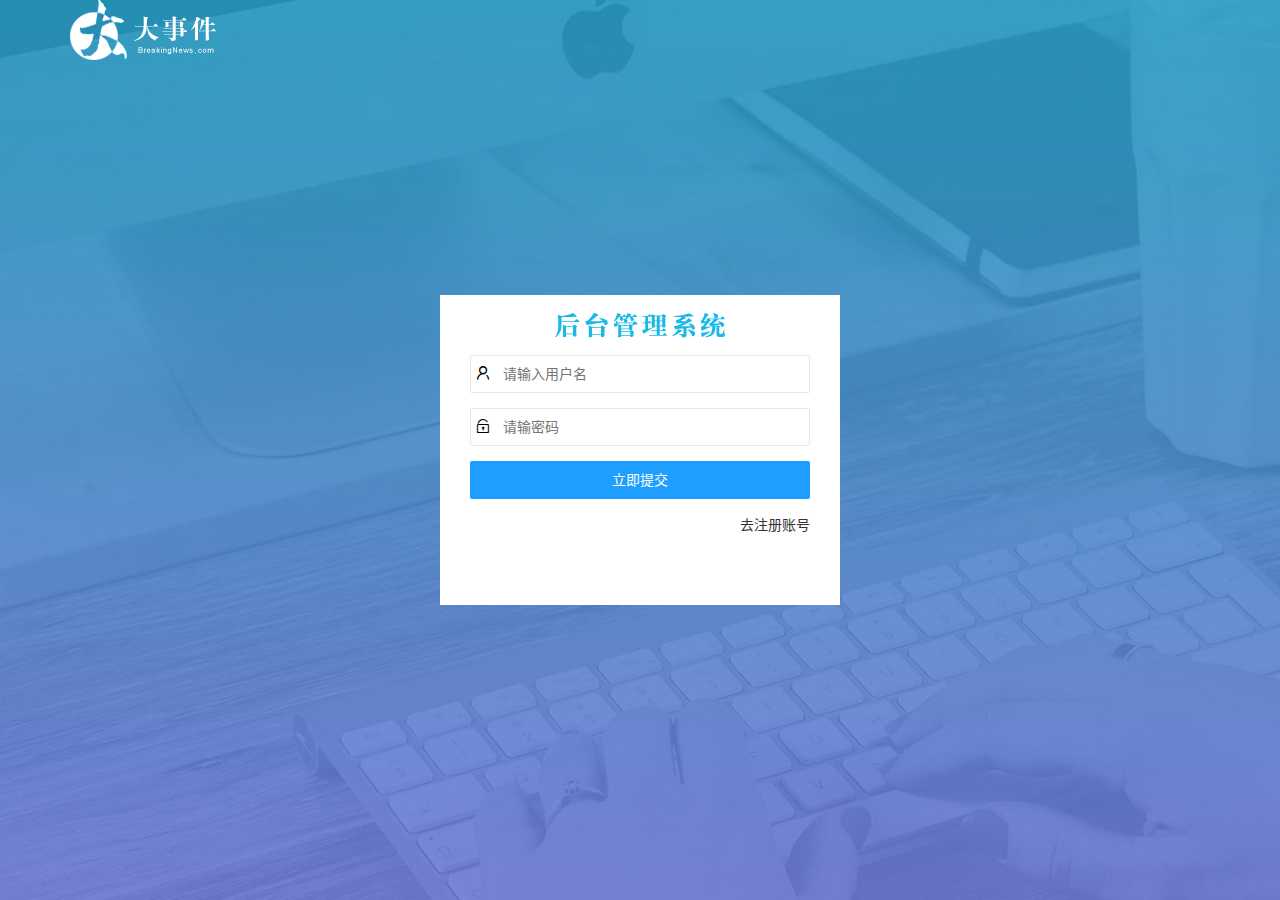
<file: login.html>
<!DOCTYPE html>
<html lang="zh-CN">

<head>
    <meta charset="UTF-8">
    <meta name="viewport" content="width=device-width, initial-scale=1.0">
    <title>大事件登录</title>
    <link rel="stylesheet" href="/assets/css/login.css" />
    <link rel="stylesheet" href="/assets/lib/layui(布局插件)/css/layui.css">
</head>

<body>
    <!-- 头部logo -->
    <div>

        <div class="layui-main">
            <img src="/assets/images/logo.png" alt="">
        </div>

    </div>
    <!-- 登录注册区 -->
    <div class="loginAndRegBox">
        <div class="deng"></div>
        <!-- 登录的页面 -->
        <div class="login-box">
            <form class="layui-form" id="form-login">
                <!-- 用户名 -->
                <div class="layui-form-item">
                    <i class="layui-icon layui-icon-username"></i>
                    <input type="text" name="username" required lay-verify="required" placeholder="请输入用户名"
                        autocomplete="off" class="layui-input">
                </div>
                <!-- 密码 -->
                <div class="layui-form-item">
                    <i class="layui-icon layui-icon-password"></i>
                    <input type="password" name="password" required lay-verify="required|pwd" placeholder="请输密码"
                        class="layui-input">
                </div>
                <div class="layui-form-item">
                    <!-- 表单提交按钮和普通按钮的区别就是 lay-submit 属性 -->
                    <button class="layui-btn layui-btn-fluid layui-btn-normal" lay-submit>立即提交</button>

                </div>
            </form>
            <div class="layui-form-item links">
                <a href="javascript:;" id="link_reg">去注册账号</a>
            </div>

        </div>
        <!-- 注册的页面 -->
        <div class="reg-box">
            <form class="layui-form" id="form-reg">
                <!-- 用户名 -->
                <div class="layui-form-item">
                    <i class="layui-icon layui-icon-username"></i>
                    <input type="text" name="username" required lay-verify="required" placeholder="请输入用户名"
                        autocomplete="off" class="layui-input">
                </div>
                <!-- 密码 -->
                <div class="layui-form-item">
                    <i class="layui-icon layui-icon-password"></i>
                    <input type="password" name="password" required lay-verify="required|pwd" placeholder="请输入密码"
                        autocomplete="off" class="layui-input">
                </div>
                <!-- 确认密码 -->
                <div class="layui-form-item">
                    <i class="layui-icon layui-icon-password"></i>
                    <input type="password" name="repassword" required lay-verify="required|pwd|repwd"
                        placeholder="请再次输入密码" autocomplete="off" class="layui-input " id="mima">
                </div>
                <div class="layui-form-item">
                    <button class="layui-btn layui-btn-fluid layui-btn-normal" lay-submit>立即注册</button>

                </div>

            </form>
            <div class="layui-form-item links">
                <a href="javascript:;" id="link_login">去登录</a>
            </div>

        </div>
    </div>
    <script src="assets/lib/layui(布局插件)/layui.all.js"></script>
    <script src="assets/lib/jquery.js"></script>
    <script src="/assets/js/baseAPI.js"></script>
    <script src="assets/js/login.js"></script>

</body>

</html>
</file>
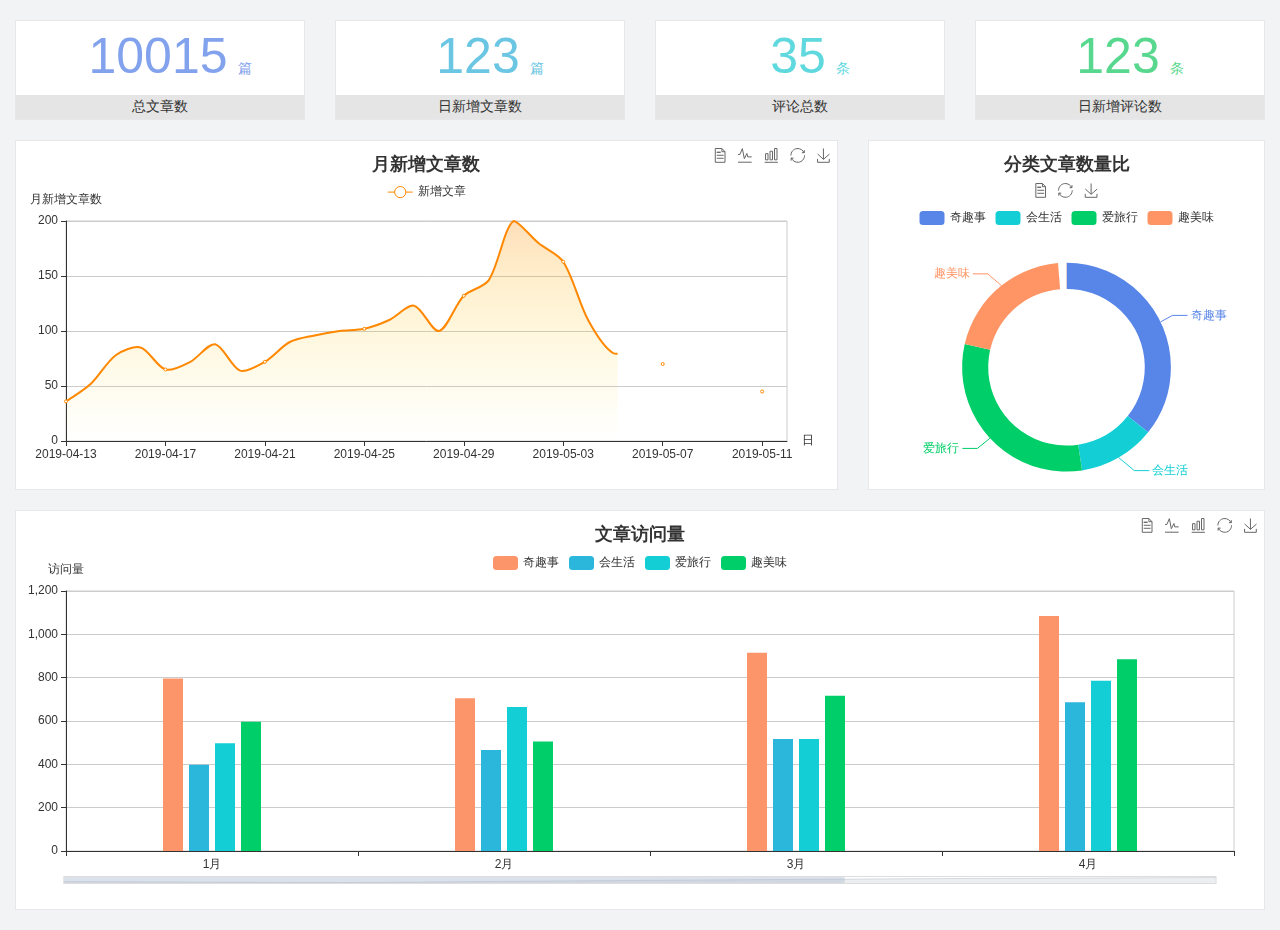
<file: home/dashboard.html>
<!DOCTYPE html>
<html lang="en">

<head>
  <meta charset="UTF-8">
  <meta name="viewport" content="width=device-width, initial-scale=1.0">
  <meta http-equiv="X-UA-Compatible" content="ie=edge">
  <title>图表统计</title>
  <link rel="stylesheet" href="../../assets/lib/bootstrap.css" />
  <link rel="stylesheet" href="../../assets/lib/main.css" />
  <script src="../../assets/lib/jquery.js"></script>
  <script type="text/javascript" src="../../assets/lib/echarts.min.js"></script>
</head>

<body>
  <div class="container-fluid">
    <div class="row spannel_list">
      <div class="col-sm-3 col-xs-6">
        <div class="spannel">
          <em>10015</em><span>篇</span>
          <b>总文章数</b>
        </div>
      </div>
      <div class="col-sm-3 col-xs-6">
        <div class="spannel scolor01">
          <em>123</em><span>篇</span>
          <b>日新增文章数</b>
        </div>
      </div>
      <div class="col-sm-3 col-xs-6">
        <div class="spannel scolor02">
          <em>35</em><span>条</span>
          <b>评论总数</b>
        </div>
      </div>
      <div class="col-sm-3 col-xs-6">
        <div class="spannel scolor03">
          <em>123</em><span>条</span>
          <b>日新增评论数</b>
        </div>
      </div>
    </div>
  </div>

  <div class="container-fluid">
    <div class="row curve-pie">
      <div class="col-lg-8 col-md-8">
        <div class="gragh_pannel" id="curve_show"></div>
      </div>
      <div class="col-lg-4 col-md-4">
        <div class="gragh_pannel" id="pie_show"></div>
      </div>
    </div>
  </div>

  <div class="container-fluid">
    <div class="column_pannel" id="column_show"></div>
  </div>

  <script>
    var oChart = echarts.init(document.getElementById('curve_show'));
    var aList_all = [
      { 'count': 36, 'date': '2019-04-13' },
      { 'count': 52, 'date': '2019-04-14' },
      { 'count': 78, 'date': '2019-04-15' },
      { 'count': 85, 'date': '2019-04-16' },
      { 'count': 65, 'date': '2019-04-17' },
      { 'count': 72, 'date': '2019-04-18' },
      { 'count': 88, 'date': '2019-04-19' },
      { 'count': 64, 'date': '2019-04-20' },
      { 'count': 72, 'date': '2019-04-21' },
      { 'count': 90, 'date': '2019-04-22' },
      { 'count': 96, 'date': '2019-04-23' },
      { 'count': 100, 'date': '2019-04-24' },
      { 'count': 102, 'date': '2019-04-25' },
      { 'count': 110, 'date': '2019-04-26' },
      { 'count': 123, 'date': '2019-04-27' },
      { 'count': 100, 'date': '2019-04-28' },
      { 'count': 132, 'date': '2019-04-29' },
      { 'count': 146, 'date': '2019-04-30' },
      { 'count': 200, 'date': '2019-05-01' },
      { 'count': 180, 'date': '2019-05-02' },
      { 'count': 163, 'date': '2019-05-03' },
      { 'count': 110, 'date': '2019-05-04' },
      { 'count': 80, 'date': '2019-05-05' },
      { 'count': 82, 'date': '2019-05-06' },
      { 'count': 70, 'date': '2019-05-07' },
      { 'count': 65, 'date': '2019-05-08' },
      { 'count': 54, 'date': '2019-05-09' },
      { 'count': 40, 'date': '2019-05-10' },
      { 'count': 45, 'date': '2019-05-11' },
      { 'count': 38, 'date': '2019-05-12' },
    ];

    let aCount = [];
    let aDate = [];

    for (var i = 0; i < aList_all.length; i++) {
      aCount.push(aList_all[i].count);
      aDate.push(aList_all[i].date);
    }

    var chartopt = {
      title: {
        text: '月新增文章数',
        left: 'center',
        top: '10'
      },
      tooltip: {
        trigger: 'axis'
      },
      legend: {
        data: ['新增文章'],
        top: '40'
      },
      toolbox: {
        show: true,
        feature: {
          mark: { show: true },
          dataView: { show: true, readOnly: false },
          magicType: { show: true, type: ['line', 'bar'] },
          restore: { show: true },
          saveAsImage: { show: true }
        }
      },
      calculable: true,
      xAxis: [
        {
          name: '日',
          type: 'category',
          boundaryGap: false,
          data: aDate
        }
      ],
      yAxis: [
        {
          name: '月新增文章数',
          type: 'value'
        }
      ],
      series: [
        {
          name: '新增文章',
          type: 'line',
          smooth: true,
          itemStyle: { normal: { areaStyle: { type: 'default' }, color: '#f80' }, lineStyle: { color: '#f80' } },
          data: aCount
        }],
      areaStyle: {
        normal: {
          color: new echarts.graphic.LinearGradient(0, 0, 0, 1, [{
            offset: 0,
            color: 'rgba(255,136,0,0.39)'
          }, {
            offset: .34,
            color: 'rgba(255,180,0,0.25)'
          }, {
            offset: 1,
            color: 'rgba(255,222,0,0.00)'
          }])

        }
      },
      grid: {
        show: true,
        x: 50,
        x2: 50,
        y: 80,
        height: 220
      }
    };

    oChart.setOption(chartopt);


    var oPie = echarts.init(document.getElementById('pie_show'));
    var oPieopt =
    {
      title: {
        top: 10,
        text: '分类文章数量比',
        x: 'center'
      },
      tooltip: {
        trigger: 'item',
        formatter: "{a} <br/>{b} : {c} ({d}%)"
      },
      color: ['#5885e8', '#13cfd5', '#00ce68', '#ff9565'],
      legend: {
        x: 'center',
        top: 65,
        data: ['奇趣事', '会生活', '爱旅行', '趣美味']
      },
      toolbox: {
        show: true,
        x: 'center',
        top: 35,
        feature: {
          mark: { show: true },
          dataView: { show: true, readOnly: false },
          magicType: {
            show: true,
            type: ['pie', 'funnel'],
            option: {
              funnel: {
                x: '25%',
                width: '50%',
                funnelAlign: 'left',
                max: 1548
              }
            }
          },
          restore: { show: true },
          saveAsImage: { show: true }
        }
      },
      calculable: true,
      series: [
        {
          name: '访问来源',
          type: 'pie',
          radius: ['45%', '60%'],
          center: ['50%', '65%'],
          data: [
            { value: 300, name: '奇趣事' },
            { value: 100, name: '会生活' },
            { value: 260, name: '爱旅行' },
            { value: 180, name: '趣美味' }
          ]
        }
      ]
    };
    oPie.setOption(oPieopt);



    var oColumn = this.echarts.init(document.getElementById('column_show'));
    var oColumnopt =
    {
      title: {
        text: '文章访问量',
        left: 'center',
        top: '10'
      },
      tooltip: {
        trigger: 'axis'
      },
      legend: {
        data: ['奇趣事', '会生活', '爱旅行', '趣美味'],
        top: '40'
      },
      toolbox: {
        show: true,
        feature: {
          mark: { show: true },
          dataView: { show: true, readOnly: false },
          magicType: { show: true, type: ['line', 'bar'] },
          restore: { show: true },
          saveAsImage: { show: true }
        }
      },
      calculable: true,
      xAxis: [
        {
          type: 'category',
          data: ['1月', '2月', '3月', '4月', '5月']
        }
      ],
      yAxis: [
        {
          name: '访问量',
          type: 'value'
        }
      ],
      series: [
        {
          name: '奇趣事',
          type: 'bar',
          barWidth: 20,
          itemStyle: {
            normal: { areaStyle: { type: 'default' }, color: '#fd956a' }
          },
          data: [800, 708, 920, 1090, 1200]
        },
        {
          name: '会生活',
          type: 'bar',
          barWidth: 20,
          itemStyle: {
            normal: { areaStyle: { type: 'default' }, color: '#2bb6db' }
          },
          data: [400, 468, 520, 690, 800]
        },
        {
          name: '爱旅行',
          type: 'bar',
          barWidth: 20,
          itemStyle: {
            normal: { areaStyle: { type: 'default' }, color: '#13cfd5' }
          },
          data: [500, 668, 520, 790, 900]
        },
        {
          name: '趣美味',
          type: 'bar',
          barWidth: 20,
          itemStyle: {
            normal: { areaStyle: { type: 'default' }, color: '#00ce68' }
          },
          data: [600, 508, 720, 890, 1000]
        }
      ],
      grid: {
        show: true,
        x: 50,
        x2: 30,
        y: 80,
        height: 260
      },
      dataZoom: [//给x轴设置滚动条
        {
          start: 0,//默认为0
          end: 100 - 1000 / 31,//默认为100
          type: 'slider',
          show: true,
          xAxisIndex: [0],
          handleSize: 0,//滑动条的 左右2个滑动条的大小
          height: 8,//组件高度
          left: 45, //左边的距离
          right: 50,//右边的距离
          bottom: 26,//右边的距离
          handleColor: '#ddd',//h滑动图标的颜色
          handleStyle: {
            borderColor: "#cacaca",
            borderWidth: "1",
            shadowBlur: 2,
            background: "#ddd",
            shadowColor: "#ddd",
          }
        }]
    };
    oColumn.setOption(oColumnopt);
  </script>
</body>

</html>
</file>
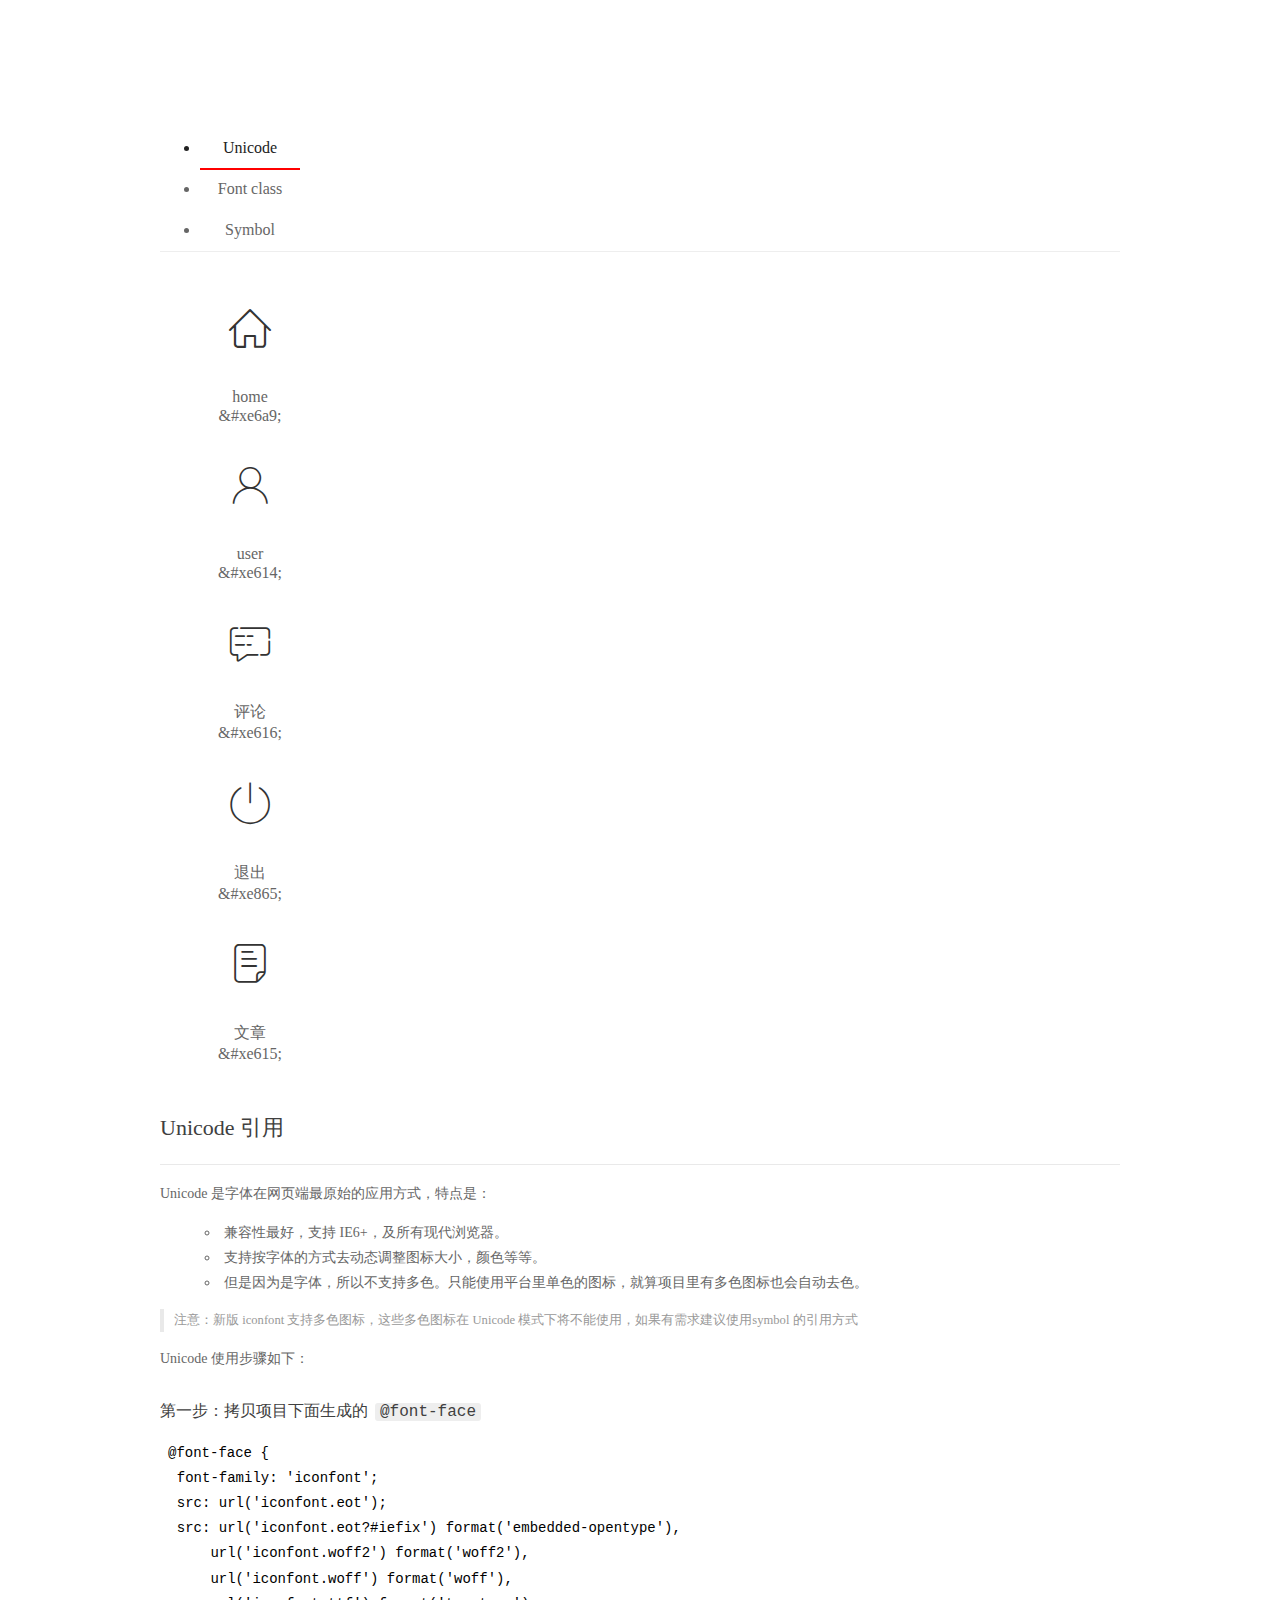
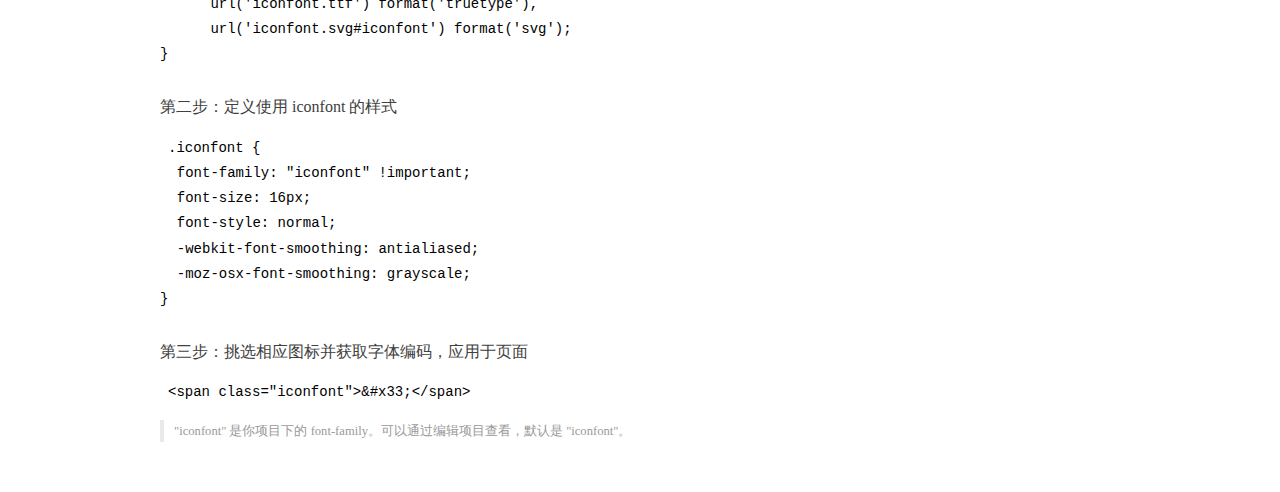
<file: assets/fonts/demo_index.html>
<!DOCTYPE html>
<html>
<head>
  <meta charset="utf-8"/>
  <title>IconFont Demo</title>
  <link rel="shortcut icon" href="https://gtms04.alicdn.com/tps/i4/TB1_oz6GVXXXXaFXpXXJDFnIXXX-64-64.ico" type="image/x-icon"/>
  <link rel="stylesheet" href="https://g.alicdn.com/thx/cube/1.3.2/cube.min.css">
  <link rel="stylesheet" href="demo.css">
  <link rel="stylesheet" href="iconfont.css">
  <script src="iconfont.js"></script>
  <!-- jQuery -->
  <script src="https://a1.alicdn.com/oss/uploads/2018/12/26/7bfddb60-08e8-11e9-9b04-53e73bb6408b.js"></script>
  <!-- 代码高亮 -->
  <script src="https://a1.alicdn.com/oss/uploads/2018/12/26/a3f714d0-08e6-11e9-8a15-ebf944d7534c.js"></script>
</head>
<body>
  <div class="main">
    <h1 class="logo"><a href="https://www.iconfont.cn/" title="iconfont 首页" target="_blank">&#xe86b;</a></h1>
    <div class="nav-tabs">
      <ul id="tabs" class="dib-box">
        <li class="dib active"><span>Unicode</span></li>
        <li class="dib"><span>Font class</span></li>
        <li class="dib"><span>Symbol</span></li>
      </ul>
      
    </div>
    <div class="tab-container">
      <div class="content unicode" style="display: block;">
          <ul class="icon_lists dib-box">
          
            <li class="dib">
              <span class="icon iconfont">&#xe6a9;</span>
                <div class="name">home</div>
                <div class="code-name">&amp;#xe6a9;</div>
              </li>
          
            <li class="dib">
              <span class="icon iconfont">&#xe614;</span>
                <div class="name">user</div>
                <div class="code-name">&amp;#xe614;</div>
              </li>
          
            <li class="dib">
              <span class="icon iconfont">&#xe616;</span>
                <div class="name">评论</div>
                <div class="code-name">&amp;#xe616;</div>
              </li>
          
            <li class="dib">
              <span class="icon iconfont">&#xe865;</span>
                <div class="name">退出</div>
                <div class="code-name">&amp;#xe865;</div>
              </li>
          
            <li class="dib">
              <span class="icon iconfont">&#xe615;</span>
                <div class="name">文章</div>
                <div class="code-name">&amp;#xe615;</div>
              </li>
          
          </ul>
          <div class="article markdown">
          <h2 id="unicode-">Unicode 引用</h2>
          <hr>

          <p>Unicode 是字体在网页端最原始的应用方式，特点是：</p>
          <ul>
            <li>兼容性最好，支持 IE6+，及所有现代浏览器。</li>
            <li>支持按字体的方式去动态调整图标大小，颜色等等。</li>
            <li>但是因为是字体，所以不支持多色。只能使用平台里单色的图标，就算项目里有多色图标也会自动去色。</li>
          </ul>
          <blockquote>
            <p>注意：新版 iconfont 支持多色图标，这些多色图标在 Unicode 模式下将不能使用，如果有需求建议使用symbol 的引用方式</p>
          </blockquote>
          <p>Unicode 使用步骤如下：</p>
          <h3 id="-font-face">第一步：拷贝项目下面生成的 <code>@font-face</code></h3>
<pre><code class="language-css"
>@font-face {
  font-family: 'iconfont';
  src: url('iconfont.eot');
  src: url('iconfont.eot?#iefix') format('embedded-opentype'),
      url('iconfont.woff2') format('woff2'),
      url('iconfont.woff') format('woff'),
      url('iconfont.ttf') format('truetype'),
      url('iconfont.svg#iconfont') format('svg');
}
</code></pre>
          <h3 id="-iconfont-">第二步：定义使用 iconfont 的样式</h3>
<pre><code class="language-css"
>.iconfont {
  font-family: "iconfont" !important;
  font-size: 16px;
  font-style: normal;
  -webkit-font-smoothing: antialiased;
  -moz-osx-font-smoothing: grayscale;
}
</code></pre>
          <h3 id="-">第三步：挑选相应图标并获取字体编码，应用于页面</h3>
<pre>
<code class="language-html"
>&lt;span class="iconfont"&gt;&amp;#x33;&lt;/span&gt;
</code></pre>
          <blockquote>
            <p>"iconfont" 是你项目下的 font-family。可以通过编辑项目查看，默认是 "iconfont"。</p>
          </blockquote>
          </div>
      </div>
      <div class="content font-class">
        <ul class="icon_lists dib-box">
          
          <li class="dib">
            <span class="icon iconfont icon-home"></span>
            <div class="name">
              home
            </div>
            <div class="code-name">.icon-home
            </div>
          </li>
          
          <li class="dib">
            <span class="icon iconfont icon-user"></span>
            <div class="name">
              user
            </div>
            <div class="code-name">.icon-user
            </div>
          </li>
          
          <li class="dib">
            <span class="icon iconfont icon-pinglun"></span>
            <div class="name">
              评论
            </div>
            <div class="code-name">.icon-pinglun
            </div>
          </li>
          
          <li class="dib">
            <span class="icon iconfont icon-tuichu"></span>
            <div class="name">
              退出
            </div>
            <div class="code-name">.icon-tuichu
            </div>
          </li>
          
          <li class="dib">
            <span class="icon iconfont icon-16"></span>
            <div class="name">
              文章
            </div>
            <div class="code-name">.icon-16
            </div>
          </li>
          
        </ul>
        <div class="article markdown">
        <h2 id="font-class-">font-class 引用</h2>
        <hr>

        <p>font-class 是 Unicode 使用方式的一种变种，主要是解决 Unicode 书写不直观，语意不明确的问题。</p>
        <p>与 Unicode 使用方式相比，具有如下特点：</p>
        <ul>
          <li>兼容性良好，支持 IE8+，及所有现代浏览器。</li>
          <li>相比于 Unicode 语意明确，书写更直观。可以很容易分辨这个 icon 是什么。</li>
          <li>因为使用 class 来定义图标，所以当要替换图标时，只需要修改 class 里面的 Unicode 引用。</li>
          <li>不过因为本质上还是使用的字体，所以多色图标还是不支持的。</li>
        </ul>
        <p>使用步骤如下：</p>
        <h3 id="-fontclass-">第一步：引入项目下面生成的 fontclass 代码：</h3>
<pre><code class="language-html">&lt;link rel="stylesheet" href="./iconfont.css"&gt;
</code></pre>
        <h3 id="-">第二步：挑选相应图标并获取类名，应用于页面：</h3>
<pre><code class="language-html">&lt;span class="iconfont icon-xxx"&gt;&lt;/span&gt;
</code></pre>
        <blockquote>
          <p>"
            iconfont" 是你项目下的 font-family。可以通过编辑项目查看，默认是 "iconfont"。</p>
        </blockquote>
      </div>
      </div>
      <div class="content symbol">
          <ul class="icon_lists dib-box">
          
            <li class="dib">
                <svg class="icon svg-icon" aria-hidden="true">
                  <use xlink:href="#icon-home"></use>
                </svg>
                <div class="name">home</div>
                <div class="code-name">#icon-home</div>
            </li>
          
            <li class="dib">
                <svg class="icon svg-icon" aria-hidden="true">
                  <use xlink:href="#icon-user"></use>
                </svg>
                <div class="name">user</div>
                <div class="code-name">#icon-user</div>
            </li>
          
            <li class="dib">
                <svg class="icon svg-icon" aria-hidden="true">
                  <use xlink:href="#icon-pinglun"></use>
                </svg>
                <div class="name">评论</div>
                <div class="code-name">#icon-pinglun</div>
            </li>
          
            <li class="dib">
                <svg class="icon svg-icon" aria-hidden="true">
                  <use xlink:href="#icon-tuichu"></use>
                </svg>
                <div class="name">退出</div>
                <div class="code-name">#icon-tuichu</div>
            </li>
          
            <li class="dib">
                <svg class="icon svg-icon" aria-hidden="true">
                  <use xlink:href="#icon-16"></use>
                </svg>
                <div class="name">文章</div>
                <div class="code-name">#icon-16</div>
            </li>
          
          </ul>
          <div class="article markdown">
          <h2 id="symbol-">Symbol 引用</h2>
          <hr>

          <p>这是一种全新的使用方式，应该说这才是未来的主流，也是平台目前推荐的用法。相关介绍可以参考这篇<a href="">文章</a>
            这种用法其实是做了一个 SVG 的集合，与另外两种相比具有如下特点：</p>
          <ul>
            <li>支持多色图标了，不再受单色限制。</li>
            <li>通过一些技巧，支持像字体那样，通过 <code>font-size</code>, <code>color</code> 来调整样式。</li>
            <li>兼容性较差，支持 IE9+，及现代浏览器。</li>
            <li>浏览器渲染 SVG 的性能一般，还不如 png。</li>
          </ul>
          <p>使用步骤如下：</p>
          <h3 id="-symbol-">第一步：引入项目下面生成的 symbol 代码：</h3>
<pre><code class="language-html">&lt;script src="./iconfont.js"&gt;&lt;/script&gt;
</code></pre>
          <h3 id="-css-">第二步：加入通用 CSS 代码（引入一次就行）：</h3>
<pre><code class="language-html">&lt;style&gt;
.icon {
  width: 1em;
  height: 1em;
  vertical-align: -0.15em;
  fill: currentColor;
  overflow: hidden;
}
&lt;/style&gt;
</code></pre>
          <h3 id="-">第三步：挑选相应图标并获取类名，应用于页面：</h3>
<pre><code class="language-html">&lt;svg class="icon" aria-hidden="true"&gt;
  &lt;use xlink:href="#icon-xxx"&gt;&lt;/use&gt;
&lt;/svg&gt;
</code></pre>
          </div>
      </div>

    </div>
  </div>
  <script>
  $(document).ready(function () {
      $('.tab-container .content:first').show()

      $('#tabs li').click(function (e) {
        var tabContent = $('.tab-container .content')
        var index = $(this).index()

        if ($(this).hasClass('active')) {
          return
        } else {
          $('#tabs li').removeClass('active')
          $(this).addClass('active')

          tabContent.hide().eq(index).fadeIn()
        }
      })
    })
  </script>
</body>
</html>
</file>
<file: assets/css/login.css>
html,
body {
    margin: 0;
    padding: 0;
    height: 100%;
    width: 100%;
    background-image: url(/assets/images/login_bg.jpg);
    background-size: cover;
}

.loginAndRegBox {
    width: 400px;
    height: 310px;
    background-color: #fff;
    position: absolute;
    left: 50%;
    top: 50%;
    transform: translate(-50%, -50%);
}

.deng {
    height: 60px;
    background: url('/assets/images/login_title.png') no-repeat center;
}

.reg-box {
    display: none;
}

.layui-form {
    padding: 0 30px;
}

.links {
    display: flex;
    padding: 0 30px;
    /* position: absolute;
    right: 15px; */
    justify-content: flex-end;
}

.layui-form-item {
    position: relative;
}

.layui-icon {
    position: absolute;
    top: 10px;
    left: 5px;
}

.layui-form-item .layui-input {
    padding-left: 32px;
}
</file>
<file: assets/lib/layui(布局插件)/css/layui.css>
/** layui-v2.5.5 MIT License By https://www.layui.com */
 .layui-inline,img{display:inline-block;vertical-align:middle}h1,h2,h3,h4,h5,h6{font-weight:400}.layui-edge,.layui-header,.layui-inline,.layui-main{position:relative}.layui-body,.layui-edge,.layui-elip{overflow:hidden}.layui-btn,.layui-edge,.layui-inline,img{vertical-align:middle}.layui-btn,.layui-disabled,.layui-icon,.layui-unselect{-moz-user-select:none;-webkit-user-select:none;-ms-user-select:none}.layui-elip,.layui-form-checkbox span,.layui-form-pane .layui-form-label{text-overflow:ellipsis;white-space:nowrap}.layui-breadcrumb,.layui-tree-btnGroup{visibility:hidden}blockquote,body,button,dd,div,dl,dt,form,h1,h2,h3,h4,h5,h6,input,li,ol,p,pre,td,textarea,th,ul{margin:0;padding:0;-webkit-tap-highlight-color:rgba(0,0,0,0)}a:active,a:hover{outline:0}img{border:none}li{list-style:none}table{border-collapse:collapse;border-spacing:0}h4,h5,h6{font-size:100%}button,input,optgroup,option,select,textarea{font-family:inherit;font-size:inherit;font-style:inherit;font-weight:inherit;outline:0}pre{white-space:pre-wrap;white-space:-moz-pre-wrap;white-space:-pre-wrap;white-space:-o-pre-wrap;word-wrap:break-word}body{line-height:24px;font:14px Helvetica Neue,Helvetica,PingFang SC,Tahoma,Arial,sans-serif}hr{height:1px;margin:10px 0;border:0;clear:both}a{color:#333;text-decoration:none}a:hover{color:#777}a cite{font-style:normal;*cursor:pointer}.layui-border-box,.layui-border-box *{box-sizing:border-box}.layui-box,.layui-box *{box-sizing:content-box}.layui-clear{clear:both;*zoom:1}.layui-clear:after{content:'\20';clear:both;*zoom:1;display:block;height:0}.layui-inline{*display:inline;*zoom:1}.layui-edge{display:inline-block;width:0;height:0;border-width:6px;border-style:dashed;border-color:transparent}.layui-edge-top{top:-4px;border-bottom-color:#999;border-bottom-style:solid}.layui-edge-right{border-left-color:#999;border-left-style:solid}.layui-edge-bottom{top:2px;border-top-color:#999;border-top-style:solid}.layui-edge-left{border-right-color:#999;border-right-style:solid}.layui-disabled,.layui-disabled:hover{color:#d2d2d2!important;cursor:not-allowed!important}.layui-circle{border-radius:100%}.layui-show{display:block!important}.layui-hide{display:none!important}@font-face{font-family:layui-icon;src:url(../font/iconfont.eot?v=250);src:url(../font/iconfont.eot?v=250#iefix) format('embedded-opentype'),url(../font/iconfont.woff2?v=250) format('woff2'),url(../font/iconfont.woff?v=250) format('woff'),url(../font/iconfont.ttf?v=250) format('truetype'),url(../font/iconfont.svg?v=250#layui-icon) format('svg')}.layui-icon{font-family:layui-icon!important;font-size:16px;font-style:normal;-webkit-font-smoothing:antialiased;-moz-osx-font-smoothing:grayscale}.layui-icon-reply-fill:before{content:"\e611"}.layui-icon-set-fill:before{content:"\e614"}.layui-icon-menu-fill:before{content:"\e60f"}.layui-icon-search:before{content:"\e615"}.layui-icon-share:before{content:"\e641"}.layui-icon-set-sm:before{content:"\e620"}.layui-icon-engine:before{content:"\e628"}.layui-icon-close:before{content:"\1006"}.layui-icon-close-fill:before{content:"\1007"}.layui-icon-chart-screen:before{content:"\e629"}.layui-icon-star:before{content:"\e600"}.layui-icon-circle-dot:before{content:"\e617"}.layui-icon-chat:before{content:"\e606"}.layui-icon-release:before{content:"\e609"}.layui-icon-list:before{content:"\e60a"}.layui-icon-chart:before{content:"\e62c"}.layui-icon-ok-circle:before{content:"\1005"}.layui-icon-layim-theme:before{content:"\e61b"}.layui-icon-table:before{content:"\e62d"}.layui-icon-right:before{content:"\e602"}.layui-icon-left:before{content:"\e603"}.layui-icon-cart-simple:before{content:"\e698"}.layui-icon-face-cry:before{content:"\e69c"}.layui-icon-face-smile:before{content:"\e6af"}.layui-icon-survey:before{content:"\e6b2"}.layui-icon-tree:before{content:"\e62e"}.layui-icon-upload-circle:before{content:"\e62f"}.layui-icon-add-circle:before{content:"\e61f"}.layui-icon-download-circle:before{content:"\e601"}.layui-icon-templeate-1:before{content:"\e630"}.layui-icon-util:before{content:"\e631"}.layui-icon-face-surprised:before{content:"\e664"}.layui-icon-edit:before{content:"\e642"}.layui-icon-speaker:before{content:"\e645"}.layui-icon-down:before{content:"\e61a"}.layui-icon-file:before{content:"\e621"}.layui-icon-layouts:before{content:"\e632"}.layui-icon-rate-half:before{content:"\e6c9"}.layui-icon-add-circle-fine:before{content:"\e608"}.layui-icon-prev-circle:before{content:"\e633"}.layui-icon-read:before{content:"\e705"}.layui-icon-404:before{content:"\e61c"}.layui-icon-carousel:before{content:"\e634"}.layui-icon-help:before{content:"\e607"}.layui-icon-code-circle:before{content:"\e635"}.layui-icon-water:before{content:"\e636"}.layui-icon-username:before{content:"\e66f"}.layui-icon-find-fill:before{content:"\e670"}.layui-icon-about:before{content:"\e60b"}.layui-icon-location:before{content:"\e715"}.layui-icon-up:before{content:"\e619"}.layui-icon-pause:before{content:"\e651"}.layui-icon-date:before{content:"\e637"}.layui-icon-layim-uploadfile:before{content:"\e61d"}.layui-icon-delete:before{content:"\e640"}.layui-icon-play:before{content:"\e652"}.layui-icon-top:before{content:"\e604"}.layui-icon-friends:before{content:"\e612"}.layui-icon-refresh-3:before{content:"\e9aa"}.layui-icon-ok:before{content:"\e605"}.layui-icon-layer:before{content:"\e638"}.layui-icon-face-smile-fine:before{content:"\e60c"}.layui-icon-dollar:before{content:"\e659"}.layui-icon-group:before{content:"\e613"}.layui-icon-layim-download:before{content:"\e61e"}.layui-icon-picture-fine:before{content:"\e60d"}.layui-icon-link:before{content:"\e64c"}.layui-icon-diamond:before{content:"\e735"}.layui-icon-log:before{content:"\e60e"}.layui-icon-rate-solid:before{content:"\e67a"}.layui-icon-fonts-del:before{content:"\e64f"}.layui-icon-unlink:before{content:"\e64d"}.layui-icon-fonts-clear:before{content:"\e639"}.layui-icon-triangle-r:before{content:"\e623"}.layui-icon-circle:before{content:"\e63f"}.layui-icon-radio:before{content:"\e643"}.layui-icon-align-center:before{content:"\e647"}.layui-icon-align-right:before{content:"\e648"}.layui-icon-align-left:before{content:"\e649"}.layui-icon-loading-1:before{content:"\e63e"}.layui-icon-return:before{content:"\e65c"}.layui-icon-fonts-strong:before{content:"\e62b"}.layui-icon-upload:before{content:"\e67c"}.layui-icon-dialogue:before{content:"\e63a"}.layui-icon-video:before{content:"\e6ed"}.layui-icon-headset:before{content:"\e6fc"}.layui-icon-cellphone-fine:before{content:"\e63b"}.layui-icon-add-1:before{content:"\e654"}.layui-icon-face-smile-b:before{content:"\e650"}.layui-icon-fonts-html:before{content:"\e64b"}.layui-icon-form:before{content:"\e63c"}.layui-icon-cart:before{content:"\e657"}.layui-icon-camera-fill:before{content:"\e65d"}.layui-icon-tabs:before{content:"\e62a"}.layui-icon-fonts-code:before{content:"\e64e"}.layui-icon-fire:before{content:"\e756"}.layui-icon-set:before{content:"\e716"}.layui-icon-fonts-u:before{content:"\e646"}.layui-icon-triangle-d:before{content:"\e625"}.layui-icon-tips:before{content:"\e702"}.layui-icon-picture:before{content:"\e64a"}.layui-icon-more-vertical:before{content:"\e671"}.layui-icon-flag:before{content:"\e66c"}.layui-icon-loading:before{content:"\e63d"}.layui-icon-fonts-i:before{content:"\e644"}.layui-icon-refresh-1:before{content:"\e666"}.layui-icon-rmb:before{content:"\e65e"}.layui-icon-home:before{content:"\e68e"}.layui-icon-user:before{content:"\e770"}.layui-icon-notice:before{content:"\e667"}.layui-icon-login-weibo:before{content:"\e675"}.layui-icon-voice:before{content:"\e688"}.layui-icon-upload-drag:before{content:"\e681"}.layui-icon-login-qq:before{content:"\e676"}.layui-icon-snowflake:before{content:"\e6b1"}.layui-icon-file-b:before{content:"\e655"}.layui-icon-template:before{content:"\e663"}.layui-icon-auz:before{content:"\e672"}.layui-icon-console:before{content:"\e665"}.layui-icon-app:before{content:"\e653"}.layui-icon-prev:before{content:"\e65a"}.layui-icon-website:before{content:"\e7ae"}.layui-icon-next:before{content:"\e65b"}.layui-icon-component:before{content:"\e857"}.layui-icon-more:before{content:"\e65f"}.layui-icon-login-wechat:before{content:"\e677"}.layui-icon-shrink-right:before{content:"\e668"}.layui-icon-spread-left:before{content:"\e66b"}.layui-icon-camera:before{content:"\e660"}.layui-icon-note:before{content:"\e66e"}.layui-icon-refresh:before{content:"\e669"}.layui-icon-female:before{content:"\e661"}.layui-icon-male:before{content:"\e662"}.layui-icon-password:before{content:"\e673"}.layui-icon-senior:before{content:"\e674"}.layui-icon-theme:before{content:"\e66a"}.layui-icon-tread:before{content:"\e6c5"}.layui-icon-praise:before{content:"\e6c6"}.layui-icon-star-fill:before{content:"\e658"}.layui-icon-rate:before{content:"\e67b"}.layui-icon-template-1:before{content:"\e656"}.layui-icon-vercode:before{content:"\e679"}.layui-icon-cellphone:before{content:"\e678"}.layui-icon-screen-full:before{content:"\e622"}.layui-icon-screen-restore:before{content:"\e758"}.layui-icon-cols:before{content:"\e610"}.layui-icon-export:before{content:"\e67d"}.layui-icon-print:before{content:"\e66d"}.layui-icon-slider:before{content:"\e714"}.layui-icon-addition:before{content:"\e624"}.layui-icon-subtraction:before{content:"\e67e"}.layui-icon-service:before{content:"\e626"}.layui-icon-transfer:before{content:"\e691"}.layui-main{width:1140px;margin:0 auto}.layui-header{z-index:1000;height:60px}.layui-header a:hover{transition:all .5s;-webkit-transition:all .5s}.layui-side{position:fixed;left:0;top:0;bottom:0;z-index:999;width:200px;overflow-x:hidden}.layui-side-scroll{position:relative;width:220px;height:100%;overflow-x:hidden}.layui-body{position:absolute;left:200px;right:0;top:0;bottom:0;z-index:998;width:auto;overflow-y:auto;box-sizing:border-box}.layui-layout-body{overflow:hidden}.layui-layout-admin .layui-header{background-color:#23262E}.layui-layout-admin .layui-side{top:60px;width:200px;overflow-x:hidden}.layui-layout-admin .layui-body{position:fixed;top:60px;bottom:44px}.layui-layout-admin .layui-main{width:auto;margin:0 15px}.layui-layout-admin .layui-footer{position:fixed;left:200px;right:0;bottom:0;height:44px;line-height:44px;padding:0 15px;background-color:#eee}.layui-layout-admin .layui-logo{position:absolute;left:0;top:0;width:200px;height:100%;line-height:60px;text-align:center;color:#009688;font-size:16px}.layui-layout-admin .layui-header .layui-nav{background:0 0}.layui-layout-left{position:absolute!important;left:200px;top:0}.layui-layout-right{position:absolute!important;right:0;top:0}.layui-container{position:relative;margin:0 auto;padding:0 15px;box-sizing:border-box}.layui-fluid{position:relative;margin:0 auto;padding:0 15px}.layui-row:after,.layui-row:before{content:'';display:block;clear:both}.layui-col-lg1,.layui-col-lg10,.layui-col-lg11,.layui-col-lg12,.layui-col-lg2,.layui-col-lg3,.layui-col-lg4,.layui-col-lg5,.layui-col-lg6,.layui-col-lg7,.layui-col-lg8,.layui-col-lg9,.layui-col-md1,.layui-col-md10,.layui-col-md11,.layui-col-md12,.layui-col-md2,.layui-col-md3,.layui-col-md4,.layui-col-md5,.layui-col-md6,.layui-col-md7,.layui-col-md8,.layui-col-md9,.layui-col-sm1,.layui-col-sm10,.layui-col-sm11,.layui-col-sm12,.layui-col-sm2,.layui-col-sm3,.layui-col-sm4,.layui-col-sm5,.layui-col-sm6,.layui-col-sm7,.layui-col-sm8,.layui-col-sm9,.layui-col-xs1,.layui-col-xs10,.layui-col-xs11,.layui-col-xs12,.layui-col-xs2,.layui-col-xs3,.layui-col-xs4,.layui-col-xs5,.layui-col-xs6,.layui-col-xs7,.layui-col-xs8,.layui-col-xs9{position:relative;display:block;box-sizing:border-box}.layui-col-xs1,.layui-col-xs10,.layui-col-xs11,.layui-col-xs12,.layui-col-xs2,.layui-col-xs3,.layui-col-xs4,.layui-col-xs5,.layui-col-xs6,.layui-col-xs7,.layui-col-xs8,.layui-col-xs9{float:left}.layui-col-xs1{width:8.33333333%}.layui-col-xs2{width:16.66666667%}.layui-col-xs3{width:25%}.layui-col-xs4{width:33.33333333%}.layui-col-xs5{width:41.66666667%}.layui-col-xs6{width:50%}.layui-col-xs7{width:58.33333333%}.layui-col-xs8{width:66.66666667%}.layui-col-xs9{width:75%}.layui-col-xs10{width:83.33333333%}.layui-col-xs11{width:91.66666667%}.layui-col-xs12{width:100%}.layui-col-xs-offset1{margin-left:8.33333333%}.layui-col-xs-offset2{margin-left:16.66666667%}.layui-col-xs-offset3{margin-left:25%}.layui-col-xs-offset4{margin-left:33.33333333%}.layui-col-xs-offset5{margin-left:41.66666667%}.layui-col-xs-offset6{margin-left:50%}.layui-col-xs-offset7{margin-left:58.33333333%}.layui-col-xs-offset8{margin-left:66.66666667%}.layui-col-xs-offset9{margin-left:75%}.layui-col-xs-offset10{margin-left:83.33333333%}.layui-col-xs-offset11{margin-left:91.66666667%}.layui-col-xs-offset12{margin-left:100%}@media screen and (max-width:768px){.layui-hide-xs{display:none!important}.layui-show-xs-block{display:block!important}.layui-show-xs-inline{display:inline!important}.layui-show-xs-inline-block{display:inline-block!important}}@media screen and (min-width:768px){.layui-container{width:750px}.layui-hide-sm{display:none!important}.layui-show-sm-block{display:block!important}.layui-show-sm-inline{display:inline!important}.layui-show-sm-inline-block{display:inline-block!important}.layui-col-sm1,.layui-col-sm10,.layui-col-sm11,.layui-col-sm12,.layui-col-sm2,.layui-col-sm3,.layui-col-sm4,.layui-col-sm5,.layui-col-sm6,.layui-col-sm7,.layui-col-sm8,.layui-col-sm9{float:left}.layui-col-sm1{width:8.33333333%}.layui-col-sm2{width:16.66666667%}.layui-col-sm3{width:25%}.layui-col-sm4{width:33.33333333%}.layui-col-sm5{width:41.66666667%}.layui-col-sm6{width:50%}.layui-col-sm7{width:58.33333333%}.layui-col-sm8{width:66.66666667%}.layui-col-sm9{width:75%}.layui-col-sm10{width:83.33333333%}.layui-col-sm11{width:91.66666667%}.layui-col-sm12{width:100%}.layui-col-sm-offset1{margin-left:8.33333333%}.layui-col-sm-offset2{margin-left:16.66666667%}.layui-col-sm-offset3{margin-left:25%}.layui-col-sm-offset4{margin-left:33.33333333%}.layui-col-sm-offset5{margin-left:41.66666667%}.layui-col-sm-offset6{margin-left:50%}.layui-col-sm-offset7{margin-left:58.33333333%}.layui-col-sm-offset8{margin-left:66.66666667%}.layui-col-sm-offset9{margin-left:75%}.layui-col-sm-offset10{margin-left:83.33333333%}.layui-col-sm-offset11{margin-left:91.66666667%}.layui-col-sm-offset12{margin-left:100%}}@media screen and (min-width:992px){.layui-container{width:970px}.layui-hide-md{display:none!important}.layui-show-md-block{display:block!important}.layui-show-md-inline{display:inline!important}.layui-show-md-inline-block{display:inline-block!important}.layui-col-md1,.layui-col-md10,.layui-col-md11,.layui-col-md12,.layui-col-md2,.layui-col-md3,.layui-col-md4,.layui-col-md5,.layui-col-md6,.layui-col-md7,.layui-col-md8,.layui-col-md9{float:left}.layui-col-md1{width:8.33333333%}.layui-col-md2{width:16.66666667%}.layui-col-md3{width:25%}.layui-col-md4{width:33.33333333%}.layui-col-md5{width:41.66666667%}.layui-col-md6{width:50%}.layui-col-md7{width:58.33333333%}.layui-col-md8{width:66.66666667%}.layui-col-md9{width:75%}.layui-col-md10{width:83.33333333%}.layui-col-md11{width:91.66666667%}.layui-col-md12{width:100%}.layui-col-md-offset1{margin-left:8.33333333%}.layui-col-md-offset2{margin-left:16.66666667%}.layui-col-md-offset3{margin-left:25%}.layui-col-md-offset4{margin-left:33.33333333%}.layui-col-md-offset5{margin-left:41.66666667%}.layui-col-md-offset6{margin-left:50%}.layui-col-md-offset7{margin-left:58.33333333%}.layui-col-md-offset8{margin-left:66.66666667%}.layui-col-md-offset9{margin-left:75%}.layui-col-md-offset10{margin-left:83.33333333%}.layui-col-md-offset11{margin-left:91.66666667%}.layui-col-md-offset12{margin-left:100%}}@media screen and (min-width:1200px){.layui-container{width:1170px}.layui-hide-lg{display:none!important}.layui-show-lg-block{display:block!important}.layui-show-lg-inline{display:inline!important}.layui-show-lg-inline-block{display:inline-block!important}.layui-col-lg1,.layui-col-lg10,.layui-col-lg11,.layui-col-lg12,.layui-col-lg2,.layui-col-lg3,.layui-col-lg4,.layui-col-lg5,.layui-col-lg6,.layui-col-lg7,.layui-col-lg8,.layui-col-lg9{float:left}.layui-col-lg1{width:8.33333333%}.layui-col-lg2{width:16.66666667%}.layui-col-lg3{width:25%}.layui-col-lg4{width:33.33333333%}.layui-col-lg5{width:41.66666667%}.layui-col-lg6{width:50%}.layui-col-lg7{width:58.33333333%}.layui-col-lg8{width:66.66666667%}.layui-col-lg9{width:75%}.layui-col-lg10{width:83.33333333%}.layui-col-lg11{width:91.66666667%}.layui-col-lg12{width:100%}.layui-col-lg-offset1{margin-left:8.33333333%}.layui-col-lg-offset2{margin-left:16.66666667%}.layui-col-lg-offset3{margin-left:25%}.layui-col-lg-offset4{margin-left:33.33333333%}.layui-col-lg-offset5{margin-left:41.66666667%}.layui-col-lg-offset6{margin-left:50%}.layui-col-lg-offset7{margin-left:58.33333333%}.layui-col-lg-offset8{margin-left:66.66666667%}.layui-col-lg-offset9{margin-left:75%}.layui-col-lg-offset10{margin-left:83.33333333%}.layui-col-lg-offset11{margin-left:91.66666667%}.layui-col-lg-offset12{margin-left:100%}}.layui-col-space1{margin:-.5px}.layui-col-space1>*{padding:.5px}.layui-col-space3{margin:-1.5px}.layui-col-space3>*{padding:1.5px}.layui-col-space5{margin:-2.5px}.layui-col-space5>*{padding:2.5px}.layui-col-space8{margin:-3.5px}.layui-col-space8>*{padding:3.5px}.layui-col-space10{margin:-5px}.layui-col-space10>*{padding:5px}.layui-col-space12{margin:-6px}.layui-col-space12>*{padding:6px}.layui-col-space15{margin:-7.5px}.layui-col-space15>*{padding:7.5px}.layui-col-space18{margin:-9px}.layui-col-space18>*{padding:9px}.layui-col-space20{margin:-10px}.layui-col-space20>*{padding:10px}.layui-col-space22{margin:-11px}.layui-col-space22>*{padding:11px}.layui-col-space25{margin:-12.5px}.layui-col-space25>*{padding:12.5px}.layui-col-space30{margin:-15px}.layui-col-space30>*{padding:15px}.layui-btn,.layui-input,.layui-select,.layui-textarea,.layui-upload-button{outline:0;-webkit-appearance:none;transition:all .3s;-webkit-transition:all .3s;box-sizing:border-box}.layui-elem-quote{margin-bottom:10px;padding:15px;line-height:22px;border-left:5px solid #009688;border-radius:0 2px 2px 0;background-color:#f2f2f2}.layui-quote-nm{border-style:solid;border-width:1px 1px 1px 5px;background:0 0}.layui-elem-field{margin-bottom:10px;padding:0;border-width:1px;border-style:solid}.layui-elem-field legend{margin-left:20px;padding:0 10px;font-size:20px;font-weight:300}.layui-field-title{margin:10px 0 20px;border-width:1px 0 0}.layui-field-box{padding:10px 15px}.layui-field-title .layui-field-box{padding:10px 0}.layui-progress{position:relative;height:6px;border-radius:20px;background-color:#e2e2e2}.layui-progress-bar{position:absolute;left:0;top:0;width:0;max-width:100%;height:6px;border-radius:20px;text-align:right;background-color:#5FB878;transition:all .3s;-webkit-transition:all .3s}.layui-progress-big,.layui-progress-big .layui-progress-bar{height:18px;line-height:18px}.layui-progress-text{position:relative;top:-20px;line-height:18px;font-size:12px;color:#666}.layui-progress-big .layui-progress-text{position:static;padding:0 10px;color:#fff}.layui-collapse{border-width:1px;border-style:solid;border-radius:2px}.layui-colla-content,.layui-colla-item{border-top-width:1px;border-top-style:solid}.layui-colla-item:first-child{border-top:none}.layui-colla-title{position:relative;height:42px;line-height:42px;padding:0 15px 0 35px;color:#333;background-color:#f2f2f2;cursor:pointer;font-size:14px;overflow:hidden}.layui-colla-content{display:none;padding:10px 15px;line-height:22px;color:#666}.layui-colla-icon{position:absolute;left:15px;top:0;font-size:14px}.layui-card{margin-bottom:15px;border-radius:2px;background-color:#fff;box-shadow:0 1px 2px 0 rgba(0,0,0,.05)}.layui-card:last-child{margin-bottom:0}.layui-card-header{position:relative;height:42px;line-height:42px;padding:0 15px;border-bottom:1px solid #f6f6f6;color:#333;border-radius:2px 2px 0 0;font-size:14px}.layui-bg-black,.layui-bg-blue,.layui-bg-cyan,.layui-bg-green,.layui-bg-orange,.layui-bg-red{color:#fff!important}.layui-card-body{position:relative;padding:10px 15px;line-height:24px}.layui-card-body[pad15]{padding:15px}.layui-card-body[pad20]{padding:20px}.layui-card-body .layui-table{margin:5px 0}.layui-card .layui-tab{margin:0}.layui-panel-window{position:relative;padding:15px;border-radius:0;border-top:5px solid #E6E6E6;background-color:#fff}.layui-auxiliar-moving{position:fixed;left:0;right:0;top:0;bottom:0;width:100%;height:100%;background:0 0;z-index:9999999999}.layui-form-label,.layui-form-mid,.layui-form-select,.layui-input-block,.layui-input-inline,.layui-textarea{position:relative}.layui-bg-red{background-color:#FF5722!important}.layui-bg-orange{background-color:#FFB800!important}.layui-bg-green{background-color:#009688!important}.layui-bg-cyan{background-color:#2F4056!important}.layui-bg-blue{background-color:#1E9FFF!important}.layui-bg-black{background-color:#393D49!important}.layui-bg-gray{background-color:#eee!important;color:#666!important}.layui-badge-rim,.layui-colla-content,.layui-colla-item,.layui-collapse,.layui-elem-field,.layui-form-pane .layui-form-item[pane],.layui-form-pane .layui-form-label,.layui-input,.layui-layedit,.layui-layedit-tool,.layui-quote-nm,.layui-select,.layui-tab-bar,.layui-tab-card,.layui-tab-title,.layui-tab-title .layui-this:after,.layui-textarea{border-color:#e6e6e6}.layui-timeline-item:before,hr{background-color:#e6e6e6}.layui-text{line-height:22px;font-size:14px;color:#666}.layui-text h1,.layui-text h2,.layui-text h3{font-weight:500;color:#333}.layui-text h1{font-size:30px}.layui-text h2{font-size:24px}.layui-text h3{font-size:18px}.layui-text a:not(.layui-btn){color:#01AAED}.layui-text a:not(.layui-btn):hover{text-decoration:underline}.layui-text ul{padding:5px 0 5px 15px}.layui-text ul li{margin-top:5px;list-style-type:disc}.layui-text em,.layui-word-aux{color:#999!important;padding:0 5px!important}.layui-btn{display:inline-block;height:38px;line-height:38px;padding:0 18px;background-color:#009688;color:#fff;white-space:nowrap;text-align:center;font-size:14px;border:none;border-radius:2px;cursor:pointer}.layui-btn:hover{opacity:.8;filter:alpha(opacity=80);color:#fff}.layui-btn:active{opacity:1;filter:alpha(opacity=100)}.layui-btn+.layui-btn{margin-left:10px}.layui-btn-container{font-size:0}.layui-btn-container .layui-btn{margin-right:10px;margin-bottom:10px}.layui-btn-container .layui-btn+.layui-btn{margin-left:0}.layui-table .layui-btn-container .layui-btn{margin-bottom:9px}.layui-btn-radius{border-radius:100px}.layui-btn .layui-icon{margin-right:3px;font-size:18px;vertical-align:bottom;vertical-align:middle\9}.layui-btn-primary{border:1px solid #C9C9C9;background-color:#fff;color:#555}.layui-btn-primary:hover{border-color:#009688;color:#333}.layui-btn-normal{background-color:#1E9FFF}.layui-btn-warm{background-color:#FFB800}.layui-btn-danger{background-color:#FF5722}.layui-btn-checked{background-color:#5FB878}.layui-btn-disabled,.layui-btn-disabled:active,.layui-btn-disabled:hover{border:1px solid #e6e6e6;background-color:#FBFBFB;color:#C9C9C9;cursor:not-allowed;opacity:1}.layui-btn-lg{height:44px;line-height:44px;padding:0 25px;font-size:16px}.layui-btn-sm{height:30px;line-height:30px;padding:0 10px;font-size:12px}.layui-btn-sm i{font-size:16px!important}.layui-btn-xs{height:22px;line-height:22px;padding:0 5px;font-size:12px}.layui-btn-xs i{font-size:14px!important}.layui-btn-group{display:inline-block;vertical-align:middle;font-size:0}.layui-btn-group .layui-btn{margin-left:0!important;margin-right:0!important;border-left:1px solid rgba(255,255,255,.5);border-radius:0}.layui-btn-group .layui-btn-primary{border-left:none}.layui-btn-group .layui-btn-primary:hover{border-color:#C9C9C9;color:#009688}.layui-btn-group .layui-btn:first-child{border-left:none;border-radius:2px 0 0 2px}.layui-btn-group .layui-btn-primary:first-child{border-left:1px solid #c9c9c9}.layui-btn-group .layui-btn:last-child{border-radius:0 2px 2px 0}.layui-btn-group .layui-btn+.layui-btn{margin-left:0}.layui-btn-group+.layui-btn-group{margin-left:10px}.layui-btn-fluid{width:100%}.layui-input,.layui-select,.layui-textarea{height:38px;line-height:1.3;line-height:38px\9;border-width:1px;border-style:solid;background-color:#fff;border-radius:2px}.layui-input::-webkit-input-placeholder,.layui-select::-webkit-input-placeholder,.layui-textarea::-webkit-input-placeholder{line-height:1.3}.layui-input,.layui-textarea{display:block;width:100%;padding-left:10px}.layui-input:hover,.layui-textarea:hover{border-color:#D2D2D2!important}.layui-input:focus,.layui-textarea:focus{border-color:#C9C9C9!important}.layui-textarea{min-height:100px;height:auto;line-height:20px;padding:6px 10px;resize:vertical}.layui-select{padding:0 10px}.layui-form input[type=checkbox],.layui-form input[type=radio],.layui-form select{display:none}.layui-form [lay-ignore]{display:initial}.layui-form-item{margin-bottom:15px;clear:both;*zoom:1}.layui-form-item:after{content:'\20';clear:both;*zoom:1;display:block;height:0}.layui-form-label{float:left;display:block;padding:9px 15px;width:80px;font-weight:400;line-height:20px;text-align:right}.layui-form-label-col{display:block;float:none;padding:9px 0;line-height:20px;text-align:left}.layui-form-item .layui-inline{margin-bottom:5px;margin-right:10px}.layui-input-block{margin-left:110px;min-height:36px}.layui-input-inline{display:inline-block;vertical-align:middle}.layui-form-item .layui-input-inline{float:left;width:190px;margin-right:10px}.layui-form-text .layui-input-inline{width:auto}.layui-form-mid{float:left;display:block;padding:9px 0!important;line-height:20px;margin-right:10px}.layui-form-danger+.layui-form-select .layui-input,.layui-form-danger:focus{border-color:#FF5722!important}.layui-form-select .layui-input{padding-right:30px;cursor:pointer}.layui-form-select .layui-edge{position:absolute;right:10px;top:50%;margin-top:-3px;cursor:pointer;border-width:6px;border-top-color:#c2c2c2;border-top-style:solid;transition:all .3s;-webkit-transition:all .3s}.layui-form-select dl{display:none;position:absolute;left:0;top:42px;padding:5px 0;z-index:899;min-width:100%;border:1px solid #d2d2d2;max-height:300px;overflow-y:auto;background-color:#fff;border-radius:2px;box-shadow:0 2px 4px rgba(0,0,0,.12);box-sizing:border-box}.layui-form-select dl dd,.layui-form-select dl dt{padding:0 10px;line-height:36px;white-space:nowrap;overflow:hidden;text-overflow:ellipsis}.layui-form-select dl dt{font-size:12px;color:#999}.layui-form-select dl dd{cursor:pointer}.layui-form-select dl dd:hover{background-color:#f2f2f2;-webkit-transition:.5s all;transition:.5s all}.layui-form-select .layui-select-group dd{padding-left:20px}.layui-form-select dl dd.layui-select-tips{padding-left:10px!important;color:#999}.layui-form-select dl dd.layui-this{background-color:#5FB878;color:#fff}.layui-form-checkbox,.layui-form-select dl dd.layui-disabled{background-color:#fff}.layui-form-selected dl{display:block}.layui-form-checkbox,.layui-form-checkbox *,.layui-form-switch{display:inline-block;vertical-align:middle}.layui-form-selected .layui-edge{margin-top:-9px;-webkit-transform:rotate(180deg);transform:rotate(180deg);margin-top:-3px\9}:root .layui-form-selected .layui-edge{margin-top:-9px\0/IE9}.layui-form-selectup dl{top:auto;bottom:42px}.layui-select-none{margin:5px 0;text-align:center;color:#999}.layui-select-disabled .layui-disabled{border-color:#eee!important}.layui-select-disabled .layui-edge{border-top-color:#d2d2d2}.layui-form-checkbox{position:relative;height:30px;line-height:30px;margin-right:10px;padding-right:30px;cursor:pointer;font-size:0;-webkit-transition:.1s linear;transition:.1s linear;box-sizing:border-box}.layui-form-checkbox span{padding:0 10px;height:100%;font-size:14px;border-radius:2px 0 0 2px;background-color:#d2d2d2;color:#fff;overflow:hidden}.layui-form-checkbox:hover span{background-color:#c2c2c2}.layui-form-checkbox i{position:absolute;right:0;top:0;width:30px;height:28px;border:1px solid #d2d2d2;border-left:none;border-radius:0 2px 2px 0;color:#fff;font-size:20px;text-align:center}.layui-form-checkbox:hover i{border-color:#c2c2c2;color:#c2c2c2}.layui-form-checked,.layui-form-checked:hover{border-color:#5FB878}.layui-form-checked span,.layui-form-checked:hover span{background-color:#5FB878}.layui-form-checked i,.layui-form-checked:hover i{color:#5FB878}.layui-form-item .layui-form-checkbox{margin-top:4px}.layui-form-checkbox[lay-skin=primary]{height:auto!important;line-height:normal!important;min-width:18px;min-height:18px;border:none!important;margin-right:0;padding-left:28px;padding-right:0;background:0 0}.layui-form-checkbox[lay-skin=primary] span{padding-left:0;padding-right:15px;line-height:18px;background:0 0;color:#666}.layui-form-checkbox[lay-skin=primary] i{right:auto;left:0;width:16px;height:16px;line-height:16px;border:1px solid #d2d2d2;font-size:12px;border-radius:2px;background-color:#fff;-webkit-transition:.1s linear;transition:.1s linear}.layui-form-checkbox[lay-skin=primary]:hover i{border-color:#5FB878;color:#fff}.layui-form-checked[lay-skin=primary] i{border-color:#5FB878!important;background-color:#5FB878;color:#fff}.layui-checkbox-disbaled[lay-skin=primary] span{background:0 0!important;color:#c2c2c2}.layui-checkbox-disbaled[lay-skin=primary]:hover i{border-color:#d2d2d2}.layui-form-item .layui-form-checkbox[lay-skin=primary]{margin-top:10px}.layui-form-switch{position:relative;height:22px;line-height:22px;min-width:35px;padding:0 5px;margin-top:8px;border:1px solid #d2d2d2;border-radius:20px;cursor:pointer;background-color:#fff;-webkit-transition:.1s linear;transition:.1s linear}.layui-form-switch i{position:absolute;left:5px;top:3px;width:16px;height:16px;border-radius:20px;background-color:#d2d2d2;-webkit-transition:.1s linear;transition:.1s linear}.layui-form-switch em{position:relative;top:0;width:25px;margin-left:21px;padding:0!important;text-align:center!important;color:#999!important;font-style:normal!important;font-size:12px}.layui-form-onswitch{border-color:#5FB878;background-color:#5FB878}.layui-checkbox-disbaled,.layui-checkbox-disbaled i{border-color:#e2e2e2!important}.layui-form-onswitch i{left:100%;margin-left:-21px;background-color:#fff}.layui-form-onswitch em{margin-left:5px;margin-right:21px;color:#fff!important}.layui-checkbox-disbaled span{background-color:#e2e2e2!important}.layui-checkbox-disbaled:hover i{color:#fff!important}[lay-radio]{display:none}.layui-form-radio,.layui-form-radio *{display:inline-block;vertical-align:middle}.layui-form-radio{line-height:28px;margin:6px 10px 0 0;padding-right:10px;cursor:pointer;font-size:0}.layui-form-radio *{font-size:14px}.layui-form-radio>i{margin-right:8px;font-size:22px;color:#c2c2c2}.layui-form-radio>i:hover,.layui-form-radioed>i{color:#5FB878}.layui-radio-disbaled>i{color:#e2e2e2!important}.layui-form-pane .layui-form-label{width:110px;padding:8px 15px;height:38px;line-height:20px;border-width:1px;border-style:solid;border-radius:2px 0 0 2px;text-align:center;background-color:#FBFBFB;overflow:hidden;box-sizing:border-box}.layui-form-pane .layui-input-inline{margin-left:-1px}.layui-form-pane .layui-input-block{margin-left:110px;left:-1px}.layui-form-pane .layui-input{border-radius:0 2px 2px 0}.layui-form-pane .layui-form-text .layui-form-label{float:none;width:100%;border-radius:2px;box-sizing:border-box;text-align:left}.layui-form-pane .layui-form-text .layui-input-inline{display:block;margin:0;top:-1px;clear:both}.layui-form-pane .layui-form-text .layui-input-block{margin:0;left:0;top:-1px}.layui-form-pane .layui-form-text .layui-textarea{min-height:100px;border-radius:0 0 2px 2px}.layui-form-pane .layui-form-checkbox{margin:4px 0 4px 10px}.layui-form-pane .layui-form-radio,.layui-form-pane .layui-form-switch{margin-top:6px;margin-left:10px}.layui-form-pane .layui-form-item[pane]{position:relative;border-width:1px;border-style:solid}.layui-form-pane .layui-form-item[pane] .layui-form-label{position:absolute;left:0;top:0;height:100%;border-width:0 1px 0 0}.layui-form-pane .layui-form-item[pane] .layui-input-inline{margin-left:110px}@media screen and (max-width:450px){.layui-form-item .layui-form-label{text-overflow:ellipsis;overflow:hidden;white-space:nowrap}.layui-form-item .layui-inline{display:block;margin-right:0;margin-bottom:20px;clear:both}.layui-form-item .layui-inline:after{content:'\20';clear:both;display:block;height:0}.layui-form-item .layui-input-inline{display:block;float:none;left:-3px;width:auto;margin:0 0 10px 112px}.layui-form-item .layui-input-inline+.layui-form-mid{margin-left:110px;top:-5px;padding:0}.layui-form-item .layui-form-checkbox{margin-right:5px;margin-bottom:5px}}.layui-layedit{border-width:1px;border-style:solid;border-radius:2px}.layui-layedit-tool{padding:3px 5px;border-bottom-width:1px;border-bottom-style:solid;font-size:0}.layedit-tool-fixed{position:fixed;top:0;border-top:1px solid #e2e2e2}.layui-layedit-tool .layedit-tool-mid,.layui-layedit-tool .layui-icon{display:inline-block;vertical-align:middle;text-align:center;font-size:14px}.layui-layedit-tool .layui-icon{position:relative;width:32px;height:30px;line-height:30px;margin:3px 5px;color:#777;cursor:pointer;border-radius:2px}.layui-layedit-tool .layui-icon:hover{color:#393D49}.layui-layedit-tool .layui-icon:active{color:#000}.layui-layedit-tool .layedit-tool-active{background-color:#e2e2e2;color:#000}.layui-layedit-tool .layui-disabled,.layui-layedit-tool .layui-disabled:hover{color:#d2d2d2;cursor:not-allowed}.layui-layedit-tool .layedit-tool-mid{width:1px;height:18px;margin:0 10px;background-color:#d2d2d2}.layedit-tool-html{width:50px!important;font-size:30px!important}.layedit-tool-b,.layedit-tool-code,.layedit-tool-help{font-size:16px!important}.layedit-tool-d,.layedit-tool-face,.layedit-tool-image,.layedit-tool-unlink{font-size:18px!important}.layedit-tool-image input{position:absolute;font-size:0;left:0;top:0;width:100%;height:100%;opacity:.01;filter:Alpha(opacity=1);cursor:pointer}.layui-layedit-iframe iframe{display:block;width:100%}#LAY_layedit_code{overflow:hidden}.layui-laypage{display:inline-block;*display:inline;*zoom:1;vertical-align:middle;margin:10px 0;font-size:0}.layui-laypage>a:first-child,.layui-laypage>a:first-child em{border-radius:2px 0 0 2px}.layui-laypage>a:last-child,.layui-laypage>a:last-child em{border-radius:0 2px 2px 0}.layui-laypage>:first-child{margin-left:0!important}.layui-laypage>:last-child{margin-right:0!important}.layui-laypage a,.layui-laypage button,.layui-laypage input,.layui-laypage select,.layui-laypage span{border:1px solid #e2e2e2}.layui-laypage a,.layui-laypage span{display:inline-block;*display:inline;*zoom:1;vertical-align:middle;padding:0 15px;height:28px;line-height:28px;margin:0 -1px 5px 0;background-color:#fff;color:#333;font-size:12px}.layui-flow-more a *,.layui-laypage input,.layui-table-view select[lay-ignore]{display:inline-block}.layui-laypage a:hover{color:#009688}.layui-laypage em{font-style:normal}.layui-laypage .layui-laypage-spr{color:#999;font-weight:700}.layui-laypage a{text-decoration:none}.layui-laypage .layui-laypage-curr{position:relative}.layui-laypage .layui-laypage-curr em{position:relative;color:#fff}.layui-laypage .layui-laypage-curr .layui-laypage-em{position:absolute;left:-1px;top:-1px;padding:1px;width:100%;height:100%;background-color:#009688}.layui-laypage-em{border-radius:2px}.layui-laypage-next em,.layui-laypage-prev em{font-family:Sim sun;font-size:16px}.layui-laypage .layui-laypage-count,.layui-laypage .layui-laypage-limits,.layui-laypage .layui-laypage-refresh,.layui-laypage .layui-laypage-skip{margin-left:10px;margin-right:10px;padding:0;border:none}.layui-laypage .layui-laypage-limits,.layui-laypage .layui-laypage-refresh{vertical-align:top}.layui-laypage .layui-laypage-refresh i{font-size:18px;cursor:pointer}.layui-laypage select{height:22px;padding:3px;border-radius:2px;cursor:pointer}.layui-laypage .layui-laypage-skip{height:30px;line-height:30px;color:#999}.layui-laypage button,.layui-laypage input{height:30px;line-height:30px;border-radius:2px;vertical-align:top;background-color:#fff;box-sizing:border-box}.layui-laypage input{width:40px;margin:0 10px;padding:0 3px;text-align:center}.layui-laypage input:focus,.layui-laypage select:focus{border-color:#009688!important}.layui-laypage button{margin-left:10px;padding:0 10px;cursor:pointer}.layui-table,.layui-table-view{margin:10px 0}.layui-flow-more{margin:10px 0;text-align:center;color:#999;font-size:14px}.layui-flow-more a{height:32px;line-height:32px}.layui-flow-more a *{vertical-align:top}.layui-flow-more a cite{padding:0 20px;border-radius:3px;background-color:#eee;color:#333;font-style:normal}.layui-flow-more a cite:hover{opacity:.8}.layui-flow-more a i{font-size:30px;color:#737383}.layui-table{width:100%;background-color:#fff;color:#666}.layui-table tr{transition:all .3s;-webkit-transition:all .3s}.layui-table th{text-align:left;font-weight:400}.layui-table tbody tr:hover,.layui-table thead tr,.layui-table-click,.layui-table-header,.layui-table-hover,.layui-table-mend,.layui-table-patch,.layui-table-tool,.layui-table-total,.layui-table-total tr,.layui-table[lay-even] tr:nth-child(even){background-color:#f2f2f2}.layui-table td,.layui-table th,.layui-table-col-set,.layui-table-fixed-r,.layui-table-grid-down,.layui-table-header,.layui-table-page,.layui-table-tips-main,.layui-table-tool,.layui-table-total,.layui-table-view,.layui-table[lay-skin=line],.layui-table[lay-skin=row]{border-width:1px;border-style:solid;border-color:#e6e6e6}.layui-table td,.layui-table th{position:relative;padding:9px 15px;min-height:20px;line-height:20px;font-size:14px}.layui-table[lay-skin=line] td,.layui-table[lay-skin=line] th{border-width:0 0 1px}.layui-table[lay-skin=row] td,.layui-table[lay-skin=row] th{border-width:0 1px 0 0}.layui-table[lay-skin=nob] td,.layui-table[lay-skin=nob] th{border:none}.layui-table img{max-width:100px}.layui-table[lay-size=lg] td,.layui-table[lay-size=lg] th{padding:15px 30px}.layui-table-view .layui-table[lay-size=lg] .layui-table-cell{height:40px;line-height:40px}.layui-table[lay-size=sm] td,.layui-table[lay-size=sm] th{font-size:12px;padding:5px 10px}.layui-table-view .layui-table[lay-size=sm] .layui-table-cell{height:20px;line-height:20px}.layui-table[lay-data]{display:none}.layui-table-box{position:relative;overflow:hidden}.layui-table-view .layui-table{position:relative;width:auto;margin:0}.layui-table-view .layui-table[lay-skin=line]{border-width:0 1px 0 0}.layui-table-view .layui-table[lay-skin=row]{border-width:0 0 1px}.layui-table-view .layui-table td,.layui-table-view .layui-table th{padding:5px 0;border-top:none;border-left:none}.layui-table-view .layui-table th.layui-unselect .layui-table-cell span{cursor:pointer}.layui-table-view .layui-table td{cursor:default}.layui-table-view .layui-table td[data-edit=text]{cursor:text}.layui-table-view .layui-form-checkbox[lay-skin=primary] i{width:18px;height:18px}.layui-table-view .layui-form-radio{line-height:0;padding:0}.layui-table-view .layui-form-radio>i{margin:0;font-size:20px}.layui-table-init{position:absolute;left:0;top:0;width:100%;height:100%;text-align:center;z-index:110}.layui-table-init .layui-icon{position:absolute;left:50%;top:50%;margin:-15px 0 0 -15px;font-size:30px;color:#c2c2c2}.layui-table-header{border-width:0 0 1px;overflow:hidden}.layui-table-header .layui-table{margin-bottom:-1px}.layui-table-tool .layui-inline[lay-event]{position:relative;width:26px;height:26px;padding:5px;line-height:16px;margin-right:10px;text-align:center;color:#333;border:1px solid #ccc;cursor:pointer;-webkit-transition:.5s all;transition:.5s all}.layui-table-tool .layui-inline[lay-event]:hover{border:1px solid #999}.layui-table-tool-temp{padding-right:120px}.layui-table-tool-self{position:absolute;right:17px;top:10px}.layui-table-tool .layui-table-tool-self .layui-inline[lay-event]{margin:0 0 0 10px}.layui-table-tool-panel{position:absolute;top:29px;left:-1px;padding:5px 0;min-width:150px;min-height:40px;border:1px solid #d2d2d2;text-align:left;overflow-y:auto;background-color:#fff;box-shadow:0 2px 4px rgba(0,0,0,.12)}.layui-table-cell,.layui-table-tool-panel li{overflow:hidden;text-overflow:ellipsis;white-space:nowrap}.layui-table-tool-panel li{padding:0 10px;line-height:30px;-webkit-transition:.5s all;transition:.5s all}.layui-table-tool-panel li .layui-form-checkbox[lay-skin=primary]{width:100%;padding-left:28px}.layui-table-tool-panel li:hover{background-color:#f2f2f2}.layui-table-tool-panel li .layui-form-checkbox[lay-skin=primary] i{position:absolute;left:0;top:0}.layui-table-tool-panel li .layui-form-checkbox[lay-skin=primary] span{padding:0}.layui-table-tool .layui-table-tool-self .layui-table-tool-panel{left:auto;right:-1px}.layui-table-col-set{position:absolute;right:0;top:0;width:20px;height:100%;border-width:0 0 0 1px;background-color:#fff}.layui-table-sort{width:10px;height:20px;margin-left:5px;cursor:pointer!important}.layui-table-sort .layui-edge{position:absolute;left:5px;border-width:5px}.layui-table-sort .layui-table-sort-asc{top:3px;border-top:none;border-bottom-style:solid;border-bottom-color:#b2b2b2}.layui-table-sort .layui-table-sort-asc:hover{border-bottom-color:#666}.layui-table-sort .layui-table-sort-desc{bottom:5px;border-bottom:none;border-top-style:solid;border-top-color:#b2b2b2}.layui-table-sort .layui-table-sort-desc:hover{border-top-color:#666}.layui-table-sort[lay-sort=asc] .layui-table-sort-asc{border-bottom-color:#000}.layui-table-sort[lay-sort=desc] .layui-table-sort-desc{border-top-color:#000}.layui-table-cell{height:28px;line-height:28px;padding:0 15px;position:relative;box-sizing:border-box}.layui-table-cell .layui-form-checkbox[lay-skin=primary]{top:-1px;padding:0}.layui-table-cell .layui-table-link{color:#01AAED}.laytable-cell-checkbox,.laytable-cell-numbers,.laytable-cell-radio,.laytable-cell-space{padding:0;text-align:center}.layui-table-body{position:relative;overflow:auto;margin-right:-1px;margin-bottom:-1px}.layui-table-body .layui-none{line-height:26px;padding:15px;text-align:center;color:#999}.layui-table-fixed{position:absolute;left:0;top:0;z-index:101}.layui-table-fixed .layui-table-body{overflow:hidden}.layui-table-fixed-l{box-shadow:0 -1px 8px rgba(0,0,0,.08)}.layui-table-fixed-r{left:auto;right:-1px;border-width:0 0 0 1px;box-shadow:-1px 0 8px rgba(0,0,0,.08)}.layui-table-fixed-r .layui-table-header{position:relative;overflow:visible}.layui-table-mend{position:absolute;right:-49px;top:0;height:100%;width:50px}.layui-table-tool{position:relative;z-index:890;width:100%;min-height:50px;line-height:30px;padding:10px 15px;border-width:0 0 1px}.layui-table-tool .layui-btn-container{margin-bottom:-10px}.layui-table-page,.layui-table-total{border-width:1px 0 0;margin-bottom:-1px;overflow:hidden}.layui-table-page{position:relative;width:100%;padding:7px 7px 0;height:41px;font-size:12px;white-space:nowrap}.layui-table-page>div{height:26px}.layui-table-page .layui-laypage{margin:0}.layui-table-page .layui-laypage a,.layui-table-page .layui-laypage span{height:26px;line-height:26px;margin-bottom:10px;border:none;background:0 0}.layui-table-page .layui-laypage a,.layui-table-page .layui-laypage span.layui-laypage-curr{padding:0 12px}.layui-table-page .layui-laypage span{margin-left:0;padding:0}.layui-table-page .layui-laypage .layui-laypage-prev{margin-left:-7px!important}.layui-table-page .layui-laypage .layui-laypage-curr .layui-laypage-em{left:0;top:0;padding:0}.layui-table-page .layui-laypage button,.layui-table-page .layui-laypage input{height:26px;line-height:26px}.layui-table-page .layui-laypage input{width:40px}.layui-table-page .layui-laypage button{padding:0 10px}.layui-table-page select{height:18px}.layui-table-patch .layui-table-cell{padding:0;width:30px}.layui-table-edit{position:absolute;left:0;top:0;width:100%;height:100%;padding:0 14px 1px;border-radius:0;box-shadow:1px 1px 20px rgba(0,0,0,.15)}.layui-table-edit:focus{border-color:#5FB878!important}select.layui-table-edit{padding:0 0 0 10px;border-color:#C9C9C9}.layui-table-view .layui-form-checkbox,.layui-table-view .layui-form-radio,.layui-table-view .layui-form-switch{top:0;margin:0;box-sizing:content-box}.layui-table-view .layui-form-checkbox{top:-1px;height:26px;line-height:26px}.layui-table-view .layui-form-checkbox i{height:26px}.layui-table-grid .layui-table-cell{overflow:visible}.layui-table-grid-down{position:absolute;top:0;right:0;width:26px;height:100%;padding:5px 0;border-width:0 0 0 1px;text-align:center;background-color:#fff;color:#999;cursor:pointer}.layui-table-grid-down .layui-icon{position:absolute;top:50%;left:50%;margin:-8px 0 0 -8px}.layui-table-grid-down:hover{background-color:#fbfbfb}body .layui-table-tips .layui-layer-content{background:0 0;padding:0;box-shadow:0 1px 6px rgba(0,0,0,.12)}.layui-table-tips-main{margin:-44px 0 0 -1px;max-height:150px;padding:8px 15px;font-size:14px;overflow-y:scroll;background-color:#fff;color:#666}.layui-table-tips-c{position:absolute;right:-3px;top:-13px;width:20px;height:20px;padding:3px;cursor:pointer;background-color:#666;border-radius:50%;color:#fff}.layui-table-tips-c:hover{background-color:#777}.layui-table-tips-c:before{position:relative;right:-2px}.layui-upload-file{display:none!important;opacity:.01;filter:Alpha(opacity=1)}.layui-upload-drag,.layui-upload-form,.layui-upload-wrap{display:inline-block}.layui-upload-list{margin:10px 0}.layui-upload-choose{padding:0 10px;color:#999}.layui-upload-drag{position:relative;padding:30px;border:1px dashed #e2e2e2;background-color:#fff;text-align:center;cursor:pointer;color:#999}.layui-upload-drag .layui-icon{font-size:50px;color:#009688}.layui-upload-drag[lay-over]{border-color:#009688}.layui-upload-iframe{position:absolute;width:0;height:0;border:0;visibility:hidden}.layui-upload-wrap{position:relative;vertical-align:middle}.layui-upload-wrap .layui-upload-file{display:block!important;position:absolute;left:0;top:0;z-index:10;font-size:100px;width:100%;height:100%;opacity:.01;filter:Alpha(opacity=1);cursor:pointer}.layui-transfer-active,.layui-transfer-box{display:inline-block;vertical-align:middle}.layui-transfer-box,.layui-transfer-header,.layui-transfer-search{border-width:0;border-style:solid;border-color:#e6e6e6}.layui-transfer-box{position:relative;border-width:1px;width:200px;height:360px;border-radius:2px;background-color:#fff}.layui-transfer-box .layui-form-checkbox{width:100%;margin:0!important}.layui-transfer-header{height:38px;line-height:38px;padding:0 10px;border-bottom-width:1px}.layui-transfer-search{position:relative;padding:10px;border-bottom-width:1px}.layui-transfer-search .layui-input{height:32px;padding-left:30px;font-size:12px}.layui-transfer-search .layui-icon-search{position:absolute;left:20px;top:50%;margin-top:-8px;color:#666}.layui-transfer-active{margin:0 15px}.layui-transfer-active .layui-btn{display:block;margin:0;padding:0 15px;background-color:#5FB878;border-color:#5FB878;color:#fff}.layui-transfer-active .layui-btn-disabled{background-color:#FBFBFB;border-color:#e6e6e6;color:#C9C9C9}.layui-transfer-active .layui-btn:first-child{margin-bottom:15px}.layui-transfer-active .layui-btn .layui-icon{margin:0;font-size:14px!important}.layui-transfer-data{padding:5px 0;overflow:auto}.layui-transfer-data li{height:32px;line-height:32px;padding:0 10px}.layui-transfer-data li:hover{background-color:#f2f2f2;transition:.5s all}.layui-transfer-data .layui-none{padding:15px 10px;text-align:center;color:#999}.layui-nav{position:relative;padding:0 20px;background-color:#393D49;color:#fff;border-radius:2px;font-size:0;box-sizing:border-box}.layui-nav *{font-size:14px}.layui-nav .layui-nav-item{position:relative;display:inline-block;*display:inline;*zoom:1;vertical-align:middle;line-height:60px}.layui-nav .layui-nav-item a{display:block;padding:0 20px;color:#fff;color:rgba(255,255,255,.7);transition:all .3s;-webkit-transition:all .3s}.layui-nav .layui-this:after,.layui-nav-bar,.layui-nav-tree .layui-nav-itemed:after{position:absolute;left:0;top:0;width:0;height:5px;background-color:#5FB878;transition:all .2s;-webkit-transition:all .2s}.layui-nav-bar{z-index:1000}.layui-nav .layui-nav-item a:hover,.layui-nav .layui-this a{color:#fff}.layui-nav .layui-this:after{content:'';top:auto;bottom:0;width:100%}.layui-nav-img{width:30px;height:30px;margin-right:10px;border-radius:50%}.layui-nav .layui-nav-more{content:'';width:0;height:0;border-style:solid dashed dashed;border-color:#fff transparent transparent;overflow:hidden;cursor:pointer;transition:all .2s;-webkit-transition:all .2s;position:absolute;top:50%;right:3px;margin-top:-3px;border-width:6px;border-top-color:rgba(255,255,255,.7)}.layui-nav .layui-nav-mored,.layui-nav-itemed>a .layui-nav-more{margin-top:-9px;border-style:dashed dashed solid;border-color:transparent transparent #fff}.layui-nav-child{display:none;position:absolute;left:0;top:65px;min-width:100%;line-height:36px;padding:5px 0;box-shadow:0 2px 4px rgba(0,0,0,.12);border:1px solid #d2d2d2;background-color:#fff;z-index:100;border-radius:2px;white-space:nowrap}.layui-nav .layui-nav-child a{color:#333}.layui-nav .layui-nav-child a:hover{background-color:#f2f2f2;color:#000}.layui-nav-child dd{position:relative}.layui-nav .layui-nav-child dd.layui-this a,.layui-nav-child dd.layui-this{background-color:#5FB878;color:#fff}.layui-nav-child dd.layui-this:after{display:none}.layui-nav-tree{width:200px;padding:0}.layui-nav-tree .layui-nav-item{display:block;width:100%;line-height:45px}.layui-nav-tree .layui-nav-item a{position:relative;height:45px;line-height:45px;text-overflow:ellipsis;overflow:hidden;white-space:nowrap}.layui-nav-tree .layui-nav-item a:hover{background-color:#4E5465}.layui-nav-tree .layui-nav-bar{width:5px;height:0;background-color:#009688}.layui-nav-tree .layui-nav-child dd.layui-this,.layui-nav-tree .layui-nav-child dd.layui-this a,.layui-nav-tree .layui-this,.layui-nav-tree .layui-this>a,.layui-nav-tree .layui-this>a:hover{background-color:#009688;color:#fff}.layui-nav-tree .layui-this:after{display:none}.layui-nav-itemed>a,.layui-nav-tree .layui-nav-title a,.layui-nav-tree .layui-nav-title a:hover{color:#fff!important}.layui-nav-tree .layui-nav-child{position:relative;z-index:0;top:0;border:none;box-shadow:none}.layui-nav-tree .layui-nav-child a{height:40px;line-height:40px;color:#fff;color:rgba(255,255,255,.7)}.layui-nav-tree .layui-nav-child,.layui-nav-tree .layui-nav-child a:hover{background:0 0;color:#fff}.layui-nav-tree .layui-nav-more{right:10px}.layui-nav-itemed>.layui-nav-child{display:block;padding:0;background-color:rgba(0,0,0,.3)!important}.layui-nav-itemed>.layui-nav-child>.layui-this>.layui-nav-child{display:block}.layui-nav-side{position:fixed;top:0;bottom:0;left:0;overflow-x:hidden;z-index:999}.layui-bg-blue .layui-nav-bar,.layui-bg-blue .layui-nav-itemed:after,.layui-bg-blue .layui-this:after{background-color:#93D1FF}.layui-bg-blue .layui-nav-child dd.layui-this{background-color:#1E9FFF}.layui-bg-blue .layui-nav-itemed>a,.layui-nav-tree.layui-bg-blue .layui-nav-title a,.layui-nav-tree.layui-bg-blue .layui-nav-title a:hover{background-color:#007DDB!important}.layui-breadcrumb{font-size:0}.layui-breadcrumb>*{font-size:14px}.layui-breadcrumb a{color:#999!important}.layui-breadcrumb a:hover{color:#5FB878!important}.layui-breadcrumb a cite{color:#666;font-style:normal}.layui-breadcrumb span[lay-separator]{margin:0 10px;color:#999}.layui-tab{margin:10px 0;text-align:left!important}.layui-tab[overflow]>.layui-tab-title{overflow:hidden}.layui-tab-title{position:relative;left:0;height:40px;white-space:nowrap;font-size:0;border-bottom-width:1px;border-bottom-style:solid;transition:all .2s;-webkit-transition:all .2s}.layui-tab-title li{display:inline-block;*display:inline;*zoom:1;vertical-align:middle;font-size:14px;transition:all .2s;-webkit-transition:all .2s;position:relative;line-height:40px;min-width:65px;padding:0 15px;text-align:center;cursor:pointer}.layui-tab-title li a{display:block}.layui-tab-title .layui-this{color:#000}.layui-tab-title .layui-this:after{position:absolute;left:0;top:0;content:'';width:100%;height:41px;border-width:1px;border-style:solid;border-bottom-color:#fff;border-radius:2px 2px 0 0;box-sizing:border-box;pointer-events:none}.layui-tab-bar{position:absolute;right:0;top:0;z-index:10;width:30px;height:39px;line-height:39px;border-width:1px;border-style:solid;border-radius:2px;text-align:center;background-color:#fff;cursor:pointer}.layui-tab-bar .layui-icon{position:relative;display:inline-block;top:3px;transition:all .3s;-webkit-transition:all .3s}.layui-tab-item{display:none}.layui-tab-more{padding-right:30px;height:auto!important;white-space:normal!important}.layui-tab-more li.layui-this:after{border-bottom-color:#e2e2e2;border-radius:2px}.layui-tab-more .layui-tab-bar .layui-icon{top:-2px;top:3px\9;-webkit-transform:rotate(180deg);transform:rotate(180deg)}:root .layui-tab-more .layui-tab-bar .layui-icon{top:-2px\0/IE9}.layui-tab-content{padding:10px}.layui-tab-title li .layui-tab-close{position:relative;display:inline-block;width:18px;height:18px;line-height:20px;margin-left:8px;top:1px;text-align:center;font-size:14px;color:#c2c2c2;transition:all .2s;-webkit-transition:all .2s}.layui-tab-title li .layui-tab-close:hover{border-radius:2px;background-color:#FF5722;color:#fff}.layui-tab-brief>.layui-tab-title .layui-this{color:#009688}.layui-tab-brief>.layui-tab-more li.layui-this:after,.layui-tab-brief>.layui-tab-title .layui-this:after{border:none;border-radius:0;border-bottom:2px solid #5FB878}.layui-tab-brief[overflow]>.layui-tab-title .layui-this:after{top:-1px}.layui-tab-card{border-width:1px;border-style:solid;border-radius:2px;box-shadow:0 2px 5px 0 rgba(0,0,0,.1)}.layui-tab-card>.layui-tab-title{background-color:#f2f2f2}.layui-tab-card>.layui-tab-title li{margin-right:-1px;margin-left:-1px}.layui-tab-card>.layui-tab-title .layui-this{background-color:#fff}.layui-tab-card>.layui-tab-title .layui-this:after{border-top:none;border-width:1px;border-bottom-color:#fff}.layui-tab-card>.layui-tab-title .layui-tab-bar{height:40px;line-height:40px;border-radius:0;border-top:none;border-right:none}.layui-tab-card>.layui-tab-more .layui-this{background:0 0;color:#5FB878}.layui-tab-card>.layui-tab-more .layui-this:after{border:none}.layui-timeline{padding-left:5px}.layui-timeline-item{position:relative;padding-bottom:20px}.layui-timeline-axis{position:absolute;left:-5px;top:0;z-index:10;width:20px;height:20px;line-height:20px;background-color:#fff;color:#5FB878;border-radius:50%;text-align:center;cursor:pointer}.layui-timeline-axis:hover{color:#FF5722}.layui-timeline-item:before{content:'';position:absolute;left:5px;top:0;z-index:0;width:1px;height:100%}.layui-timeline-item:last-child:before{display:none}.layui-timeline-item:first-child:before{display:block}.layui-timeline-content{padding-left:25px}.layui-timeline-title{position:relative;margin-bottom:10px}.layui-badge,.layui-badge-dot,.layui-badge-rim{position:relative;display:inline-block;padding:0 6px;font-size:12px;text-align:center;background-color:#FF5722;color:#fff;border-radius:2px}.layui-badge{height:18px;line-height:18px}.layui-badge-dot{width:8px;height:8px;padding:0;border-radius:50%}.layui-badge-rim{height:18px;line-height:18px;border-width:1px;border-style:solid;background-color:#fff;color:#666}.layui-btn .layui-badge,.layui-btn .layui-badge-dot{margin-left:5px}.layui-nav .layui-badge,.layui-nav .layui-badge-dot{position:absolute;top:50%;margin:-8px 6px 0}.layui-tab-title .layui-badge,.layui-tab-title .layui-badge-dot{left:5px;top:-2px}.layui-carousel{position:relative;left:0;top:0;background-color:#f8f8f8}.layui-carousel>[carousel-item]{position:relative;width:100%;height:100%;overflow:hidden}.layui-carousel>[carousel-item]:before{position:absolute;content:'\e63d';left:50%;top:50%;width:100px;line-height:20px;margin:-10px 0 0 -50px;text-align:center;color:#c2c2c2;font-family:layui-icon!important;font-size:30px;font-style:normal;-webkit-font-smoothing:antialiased;-moz-osx-font-smoothing:grayscale}.layui-carousel>[carousel-item]>*{display:none;position:absolute;left:0;top:0;width:100%;height:100%;background-color:#f8f8f8;transition-duration:.3s;-webkit-transition-duration:.3s}.layui-carousel-updown>*{-webkit-transition:.3s ease-in-out up;transition:.3s ease-in-out up}.layui-carousel-arrow{display:none\9;opacity:0;position:absolute;left:10px;top:50%;margin-top:-18px;width:36px;height:36px;line-height:36px;text-align:center;font-size:20px;border:0;border-radius:50%;background-color:rgba(0,0,0,.2);color:#fff;-webkit-transition-duration:.3s;transition-duration:.3s;cursor:pointer}.layui-carousel-arrow[lay-type=add]{left:auto!important;right:10px}.layui-carousel:hover .layui-carousel-arrow[lay-type=add],.layui-carousel[lay-arrow=always] .layui-carousel-arrow[lay-type=add]{right:20px}.layui-carousel[lay-arrow=always] .layui-carousel-arrow{opacity:1;left:20px}.layui-carousel[lay-arrow=none] .layui-carousel-arrow{display:none}.layui-carousel-arrow:hover,.layui-carousel-ind ul:hover{background-color:rgba(0,0,0,.35)}.layui-carousel:hover .layui-carousel-arrow{display:block\9;opacity:1;left:20px}.layui-carousel-ind{position:relative;top:-35px;width:100%;line-height:0!important;text-align:center;font-size:0}.layui-carousel[lay-indicator=outside]{margin-bottom:30px}.layui-carousel[lay-indicator=outside] .layui-carousel-ind{top:10px}.layui-carousel[lay-indicator=outside] .layui-carousel-ind ul{background-color:rgba(0,0,0,.5)}.layui-carousel[lay-indicator=none] .layui-carousel-ind{display:none}.layui-carousel-ind ul{display:inline-block;padding:5px;background-color:rgba(0,0,0,.2);border-radius:10px;-webkit-transition-duration:.3s;transition-duration:.3s}.layui-carousel-ind li{display:inline-block;width:10px;height:10px;margin:0 3px;font-size:14px;background-color:#e2e2e2;background-color:rgba(255,255,255,.5);border-radius:50%;cursor:pointer;-webkit-transition-duration:.3s;transition-duration:.3s}.layui-carousel-ind li:hover{background-color:rgba(255,255,255,.7)}.layui-carousel-ind li.layui-this{background-color:#fff}.layui-carousel>[carousel-item]>.layui-carousel-next,.layui-carousel>[carousel-item]>.layui-carousel-prev,.layui-carousel>[carousel-item]>.layui-this{display:block}.layui-carousel>[carousel-item]>.layui-this{left:0}.layui-carousel>[carousel-item]>.layui-carousel-prev{left:-100%}.layui-carousel>[carousel-item]>.layui-carousel-next{left:100%}.layui-carousel>[carousel-item]>.layui-carousel-next.layui-carousel-left,.layui-carousel>[carousel-item]>.layui-carousel-prev.layui-carousel-right{left:0}.layui-carousel>[carousel-item]>.layui-this.layui-carousel-left{left:-100%}.layui-carousel>[carousel-item]>.layui-this.layui-carousel-right{left:100%}.layui-carousel[lay-anim=updown] .layui-carousel-arrow{left:50%!important;top:20px;margin:0 0 0 -18px}.layui-carousel[lay-anim=updown]>[carousel-item]>*,.layui-carousel[lay-anim=fade]>[carousel-item]>*{left:0!important}.layui-carousel[lay-anim=updown] .layui-carousel-arrow[lay-type=add]{top:auto!important;bottom:20px}.layui-carousel[lay-anim=updown] .layui-carousel-ind{position:absolute;top:50%;right:20px;width:auto;height:auto}.layui-carousel[lay-anim=updown] .layui-carousel-ind ul{padding:3px 5px}.layui-carousel[lay-anim=updown] .layui-carousel-ind li{display:block;margin:6px 0}.layui-carousel[lay-anim=updown]>[carousel-item]>.layui-this{top:0}.layui-carousel[lay-anim=updown]>[carousel-item]>.layui-carousel-prev{top:-100%}.layui-carousel[lay-anim=updown]>[carousel-item]>.layui-carousel-next{top:100%}.layui-carousel[lay-anim=updown]>[carousel-item]>.layui-carousel-next.layui-carousel-left,.layui-carousel[lay-anim=updown]>[carousel-item]>.layui-carousel-prev.layui-carousel-right{top:0}.layui-carousel[lay-anim=updown]>[carousel-item]>.layui-this.layui-carousel-left{top:-100%}.layui-carousel[lay-anim=updown]>[carousel-item]>.layui-this.layui-carousel-right{top:100%}.layui-carousel[lay-anim=fade]>[carousel-item]>.layui-carousel-next,.layui-carousel[lay-anim=fade]>[carousel-item]>.layui-carousel-prev{opacity:0}.layui-carousel[lay-anim=fade]>[carousel-item]>.layui-carousel-next.layui-carousel-left,.layui-carousel[lay-anim=fade]>[carousel-item]>.layui-carousel-prev.layui-carousel-right{opacity:1}.layui-carousel[lay-anim=fade]>[carousel-item]>.layui-this.layui-carousel-left,.layui-carousel[lay-anim=fade]>[carousel-item]>.layui-this.layui-carousel-right{opacity:0}.layui-fixbar{position:fixed;right:15px;bottom:15px;z-index:999999}.layui-fixbar li{width:50px;height:50px;line-height:50px;margin-bottom:1px;text-align:center;cursor:pointer;font-size:30px;background-color:#9F9F9F;color:#fff;border-radius:2px;opacity:.95}.layui-fixbar li:hover{opacity:.85}.layui-fixbar li:active{opacity:1}.layui-fixbar .layui-fixbar-top{display:none;font-size:40px}body .layui-util-face{border:none;background:0 0}body .layui-util-face .layui-layer-content{padding:0;background-color:#fff;color:#666;box-shadow:none}.layui-util-face .layui-layer-TipsG{display:none}.layui-util-face ul{position:relative;width:372px;padding:10px;border:1px solid #D9D9D9;background-color:#fff;box-shadow:0 0 20px rgba(0,0,0,.2)}.layui-util-face ul li{cursor:pointer;float:left;border:1px solid #e8e8e8;height:22px;width:26px;overflow:hidden;margin:-1px 0 0 -1px;padding:4px 2px;text-align:center}.layui-util-face ul li:hover{position:relative;z-index:2;border:1px solid #eb7350;background:#fff9ec}.layui-code{position:relative;margin:10px 0;padding:15px;line-height:20px;border:1px solid #ddd;border-left-width:6px;background-color:#F2F2F2;color:#333;font-family:Courier New;font-size:12px}.layui-rate,.layui-rate *{display:inline-block;vertical-align:middle}.layui-rate{padding:10px 5px 10px 0;font-size:0}.layui-rate li i.layui-icon{font-size:20px;color:#FFB800;margin-right:5px;transition:all .3s;-webkit-transition:all .3s}.layui-rate li i:hover{cursor:pointer;transform:scale(1.12);-webkit-transform:scale(1.12)}.layui-rate[readonly] li i:hover{cursor:default;transform:scale(1)}.layui-colorpicker{width:26px;height:26px;border:1px solid #e6e6e6;padding:5px;border-radius:2px;line-height:24px;display:inline-block;cursor:pointer;transition:all .3s;-webkit-transition:all .3s}.layui-colorpicker:hover{border-color:#d2d2d2}.layui-colorpicker.layui-colorpicker-lg{width:34px;height:34px;line-height:32px}.layui-colorpicker.layui-colorpicker-sm{width:24px;height:24px;line-height:22px}.layui-colorpicker.layui-colorpicker-xs{width:22px;height:22px;line-height:20px}.layui-colorpicker-trigger-bgcolor{display:block;background:url([data-uri]);border-radius:2px}.layui-colorpicker-trigger-span{display:block;height:100%;box-sizing:border-box;border:1px solid rgba(0,0,0,.15);border-radius:2px;text-align:center}.layui-colorpicker-trigger-i{display:inline-block;color:#FFF;font-size:12px}.layui-colorpicker-trigger-i.layui-icon-close{color:#999}.layui-colorpicker-main{position:absolute;z-index:66666666;width:280px;padding:7px;background:#FFF;border:1px solid #d2d2d2;border-radius:2px;box-shadow:0 2px 4px rgba(0,0,0,.12)}.layui-colorpicker-main-wrapper{height:180px;position:relative}.layui-colorpicker-basis{width:260px;height:100%;position:relative}.layui-colorpicker-basis-white{width:100%;height:100%;position:absolute;top:0;left:0;background:linear-gradient(90deg,#FFF,hsla(0,0%,100%,0))}.layui-colorpicker-basis-black{width:100%;height:100%;position:absolute;top:0;left:0;background:linear-gradient(0deg,#000,transparent)}.layui-colorpicker-basis-cursor{width:10px;height:10px;border:1px solid #FFF;border-radius:50%;position:absolute;top:-3px;right:-3px;cursor:pointer}.layui-colorpicker-side{position:absolute;top:0;right:0;width:12px;height:100%;background:linear-gradient(red,#FF0,#0F0,#0FF,#00F,#F0F,red)}.layui-colorpicker-side-slider{width:100%;height:5px;box-shadow:0 0 1px #888;box-sizing:border-box;background:#FFF;border-radius:1px;border:1px solid #f0f0f0;cursor:pointer;position:absolute;left:0}.layui-colorpicker-main-alpha{display:none;height:12px;margin-top:7px;background:url([data-uri])}.layui-colorpicker-alpha-bgcolor{height:100%;position:relative}.layui-colorpicker-alpha-slider{width:5px;height:100%;box-shadow:0 0 1px #888;box-sizing:border-box;background:#FFF;border-radius:1px;border:1px solid #f0f0f0;cursor:pointer;position:absolute;top:0}.layui-colorpicker-main-pre{padding-top:7px;font-size:0}.layui-colorpicker-pre{width:20px;height:20px;border-radius:2px;display:inline-block;margin-left:6px;margin-bottom:7px;cursor:pointer}.layui-colorpicker-pre:nth-child(11n+1){margin-left:0}.layui-colorpicker-pre-isalpha{background:url([data-uri])}.layui-colorpicker-pre.layui-this{box-shadow:0 0 3px 2px rgba(0,0,0,.15)}.layui-colorpicker-pre>div{height:100%;border-radius:2px}.layui-colorpicker-main-input{text-align:right;padding-top:7px}.layui-colorpicker-main-input .layui-btn-container .layui-btn{margin:0 0 0 10px}.layui-colorpicker-main-input div.layui-inline{float:left;margin-right:10px;font-size:14px}.layui-colorpicker-main-input input.layui-input{width:150px;height:30px;color:#666}.layui-slider{height:4px;background:#e2e2e2;border-radius:3px;position:relative;cursor:pointer}.layui-slider-bar{border-radius:3px;position:absolute;height:100%}.layui-slider-step{position:absolute;top:0;width:4px;height:4px;border-radius:50%;background:#FFF;-webkit-transform:translateX(-50%);transform:translateX(-50%)}.layui-slider-wrap{width:36px;height:36px;position:absolute;top:-16px;-webkit-transform:translateX(-50%);transform:translateX(-50%);z-index:10;text-align:center}.layui-slider-wrap-btn{width:12px;height:12px;border-radius:50%;background:#FFF;display:inline-block;vertical-align:middle;cursor:pointer;transition:.3s}.layui-slider-wrap:after{content:"";height:100%;display:inline-block;vertical-align:middle}.layui-slider-wrap-btn.layui-slider-hover,.layui-slider-wrap-btn:hover{transform:scale(1.2)}.layui-slider-wrap-btn.layui-disabled:hover{transform:scale(1)!important}.layui-slider-tips{position:absolute;top:-42px;z-index:66666666;white-space:nowrap;display:none;-webkit-transform:translateX(-50%);transform:translateX(-50%);color:#FFF;background:#000;border-radius:3px;height:25px;line-height:25px;padding:0 10px}.layui-slider-tips:after{content:'';position:absolute;bottom:-12px;left:50%;margin-left:-6px;width:0;height:0;border-width:6px;border-style:solid;border-color:#000 transparent transparent}.layui-slider-input{width:70px;height:32px;border:1px solid #e6e6e6;border-radius:3px;font-size:16px;line-height:32px;position:absolute;right:0;top:-15px}.layui-slider-input-btn{display:none;position:absolute;top:0;right:0;width:20px;height:100%;border-left:1px solid #d2d2d2}.layui-slider-input-btn i{cursor:pointer;position:absolute;right:0;bottom:0;width:20px;height:50%;font-size:12px;line-height:16px;text-align:center;color:#999}.layui-slider-input-btn i:first-child{top:0;border-bottom:1px solid #d2d2d2}.layui-slider-input-txt{height:100%;font-size:14px}.layui-slider-input-txt input{height:100%;border:none}.layui-slider-input-btn i:hover{color:#009688}.layui-slider-vertical{width:4px;margin-left:34px}.layui-slider-vertical .layui-slider-bar{width:4px}.layui-slider-vertical .layui-slider-step{top:auto;left:0;-webkit-transform:translateY(50%);transform:translateY(50%)}.layui-slider-vertical .layui-slider-wrap{top:auto;left:-16px;-webkit-transform:translateY(50%);transform:translateY(50%)}.layui-slider-vertical .layui-slider-tips{top:auto;left:2px}@media \0screen{.layui-slider-wrap-btn{margin-left:-20px}.layui-slider-vertical .layui-slider-wrap-btn{margin-left:0;margin-bottom:-20px}.layui-slider-vertical .layui-slider-tips{margin-left:-8px}.layui-slider>span{margin-left:8px}}.layui-tree{line-height:22px}.layui-tree .layui-form-checkbox{margin:0!important}.layui-tree-set{width:100%;position:relative}.layui-tree-pack{display:none;padding-left:20px;position:relative}.layui-tree-iconClick,.layui-tree-main{display:inline-block;vertical-align:middle}.layui-tree-line .layui-tree-pack{padding-left:27px}.layui-tree-line .layui-tree-set .layui-tree-set:after{content:'';position:absolute;top:14px;left:-9px;width:17px;height:0;border-top:1px dotted #c0c4cc}.layui-tree-entry{position:relative;padding:3px 0;height:20px;white-space:nowrap}.layui-tree-entry:hover{background-color:#eee}.layui-tree-line .layui-tree-entry:hover{background-color:rgba(0,0,0,0)}.layui-tree-line .layui-tree-entry:hover .layui-tree-txt{color:#999;text-decoration:underline;transition:.3s}.layui-tree-main{cursor:pointer;padding-right:10px}.layui-tree-line .layui-tree-set:before{content:'';position:absolute;top:0;left:-9px;width:0;height:100%;border-left:1px dotted #c0c4cc}.layui-tree-line .layui-tree-set.layui-tree-setLineShort:before{height:13px}.layui-tree-line .layui-tree-set.layui-tree-setHide:before{height:0}.layui-tree-iconClick{position:relative;height:20px;line-height:20px;margin:0 10px;color:#c0c4cc}.layui-tree-icon{height:12px;line-height:12px;width:12px;text-align:center;border:1px solid #c0c4cc}.layui-tree-iconClick .layui-icon{font-size:18px}.layui-tree-icon .layui-icon{font-size:12px;color:#666}.layui-tree-iconArrow{padding:0 5px}.layui-tree-iconArrow:after{content:'';position:absolute;left:4px;top:3px;z-index:100;width:0;height:0;border-width:5px;border-style:solid;border-color:transparent transparent transparent #c0c4cc;transition:.5s}.layui-tree-btnGroup,.layui-tree-editInput{position:relative;vertical-align:middle;display:inline-block}.layui-tree-spread>.layui-tree-entry>.layui-tree-iconClick>.layui-tree-iconArrow:after{transform:rotate(90deg) translate(3px,4px)}.layui-tree-txt{display:inline-block;vertical-align:middle;color:#555}.layui-tree-search{margin-bottom:15px;color:#666}.layui-tree-btnGroup .layui-icon{display:inline-block;vertical-align:middle;padding:0 2px;cursor:pointer}.layui-tree-btnGroup .layui-icon:hover{color:#999;transition:.3s}.layui-tree-entry:hover .layui-tree-btnGroup{visibility:visible}.layui-tree-editInput{height:20px;line-height:20px;padding:0 3px;border:none;background-color:rgba(0,0,0,.05)}.layui-tree-emptyText{text-align:center;color:#999}.layui-anim{-webkit-animation-duration:.3s;animation-duration:.3s;-webkit-animation-fill-mode:both;animation-fill-mode:both}.layui-anim.layui-icon{display:inline-block}.layui-anim-loop{-webkit-animation-iteration-count:infinite;animation-iteration-count:infinite}.layui-trans,.layui-trans a{transition:all .3s;-webkit-transition:all .3s}@-webkit-keyframes layui-rotate{from{-webkit-transform:rotate(0)}to{-webkit-transform:rotate(360deg)}}@keyframes layui-rotate{from{transform:rotate(0)}to{transform:rotate(360deg)}}.layui-anim-rotate{-webkit-animation-name:layui-rotate;animation-name:layui-rotate;-webkit-animation-duration:1s;animation-duration:1s;-webkit-animation-timing-function:linear;animation-timing-function:linear}@-webkit-keyframes layui-up{from{-webkit-transform:translate3d(0,100%,0);opacity:.3}to{-webkit-transform:translate3d(0,0,0);opacity:1}}@keyframes layui-up{from{transform:translate3d(0,100%,0);opacity:.3}to{transform:translate3d(0,0,0);opacity:1}}.layui-anim-up{-webkit-animation-name:layui-up;animation-name:layui-up}@-webkit-keyframes layui-upbit{from{-webkit-transform:translate3d(0,30px,0);opacity:.3}to{-webkit-transform:translate3d(0,0,0);opacity:1}}@keyframes layui-upbit{from{transform:translate3d(0,30px,0);opacity:.3}to{transform:translate3d(0,0,0);opacity:1}}.layui-anim-upbit{-webkit-animation-name:layui-upbit;animation-name:layui-upbit}@-webkit-keyframes layui-scale{0%{opacity:.3;-webkit-transform:scale(.5)}100%{opacity:1;-webkit-transform:scale(1)}}@keyframes layui-scale{0%{opacity:.3;-ms-transform:scale(.5);transform:scale(.5)}100%{opacity:1;-ms-transform:scale(1);transform:scale(1)}}.layui-anim-scale{-webkit-animation-name:layui-scale;animation-name:layui-scale}@-webkit-keyframes layui-scale-spring{0%{opacity:.5;-webkit-transform:scale(.5)}80%{opacity:.8;-webkit-transform:scale(1.1)}100%{opacity:1;-webkit-transform:scale(1)}}@keyframes layui-scale-spring{0%{opacity:.5;transform:scale(.5)}80%{opacity:.8;transform:scale(1.1)}100%{opacity:1;transform:scale(1)}}.layui-anim-scaleSpring{-webkit-animation-name:layui-scale-spring;animation-name:layui-scale-spring}@-webkit-keyframes layui-fadein{0%{opacity:0}100%{opacity:1}}@keyframes layui-fadein{0%{opacity:0}100%{opacity:1}}.layui-anim-fadein{-webkit-animation-name:layui-fadein;animation-name:layui-fadein}@-webkit-keyframes layui-fadeout{0%{opacity:1}100%{opacity:0}}@keyframes layui-fadeout{0%{opacity:1}100%{opacity:0}}.layui-anim-fadeout{-webkit-animation-name:layui-fadeout;animation-name:layui-fadeout}
</file>
<file: assets/lib/main.css>
body{
    font-family:'MicroSoft YaHei';
    background-color: #f2f3f5;
}
.main_wrap{
    position:fixed;
    width:100%;
    height:100%;
    left:0px;
    top:0px;
    background:url('../images/login_bg.jpg'); 
    background-size:100% 100%; 
  }
.header{
    width:1200px;
    overflow: hidden;
    margin:20px auto 0;
}
.heade .logo{
    float: left;
}
.header .copyright{
    float:right;
    font-size:12px;
    color:#fff;
    text-align:right;
    line-height:20px;
    margin-top:10px;
}
.login_form_con{
    position:absolute;
    left:50%;
    top:50%;
    margin-left:-200px;
    margin-top:-155px;
    width:400px;
    height:310px;
    background-color: #edeff0;
}

.login_form{
    position: relative;
}

.login_form .icon-user{
    position:absolute;
    font-size:16px;
    color:#999;
    left:46px;
    top:12px;
}
.login_form .icon-key{
    position:absolute;
    font-size:18px;
    color:#999;
    left:46px;
    top:78px;
}
.login_title{
    height:60px;
    background:url('../images/login_title.png') center center no-repeat #fff;
}
.input_txt,.input_pass,.input_sub{
    display:block;
    width:334px;
    height:37px;
    padding:0px;
    text-indent:40px;
    border:1px solid #ddd;
    margin:27px auto 0;
    outline:none;
}
.input_sub{
    margin-top:40px;
    height:42px;
    background-color: #19b9e7;
    text-indent:0px;
    font-size:18px;
    color:#fff;
    cursor: pointer;
}
.input_sub:hover{
    background-color: #08a0cc;
}

.sider{
    position:fixed;
    left:0;
    top:0;
    bottom:0;
    width:210px;
    background-color: #323745;
}
.sider .logo{
    display:block;
    height:56px;
    background-color: #242732;
    overflow: hidden;
}
.sider .logo img{
    display:block;
    margin:6px auto 0;
}
.user_info{
    height:79px;
    border-bottom:1px solid #5a5e6b;
}

.user_info img{
    float: left;
    width:40px;
    height:40px;
    border-radius:20px;
    margin:19px 0 0 30px;
}
.user_info span{
    float: left;
    width:120px;
    font-size:12px;
    color:#fff;
    margin:23px 0 0 20px;
}
.user_info b{
    float: left;
    width: 120px;
    font-weight:normal;
    font-size:12px;
    color:#adafb5;
    margin:2px 0 0 20px;
}

.menu .level01{
    height:50px;
    line-height:50px;
}
.menu .level01 a{
    display:block;
    height:50px;
    font-size:12px;
    color:#adafb5;
    overflow: hidden;
}
.menu .level01.active a{
    background-color: #1378f0;
    color:#fff;
}
.menu .level01.active i{
    color:#fff;
}

.menu .level01 a:hover{
    background-color: #1378f0;
    color:#fff;
}
.menu .level01 a:hover i{
    color:#fff;
}
.menu .level01 i{
    color:#61646f;
    font-size:22px;
    float: left;
    margin-left:26px;
}
.menu .level01 span{
    float: left;
    margin-left:10px;
}
.menu .level01 b{
    float: right;
    margin-right:20px;
    font-weight:normal;
    transform:rotate(90deg);
    transition:all 500ms ease;
}

.menu .level01 .rotate0{
    transform:rotate(0deg);
}

.menu .level02{
    background: #242732;
    display:none;
}


.menu .level02 li{
    height:40px;
    line-height:40px;
}
.menu .level02 li a{
    display:block;
    height:40px;
    font-size:12px;
    color:#adafb5;
    overflow: hidden;
}

.menu .level02 li a:hover{
    background-color: #1378f0;
    color:#fff;
}

.menu .level02 li i{
    font-size:12px;
    float: left;
    margin-left:60px;
}
.menu .level02 li span{
    font-size:12px;
    float: left;
    margin-left:5px;
}

.menu .level02 .active a{
    color:#ffae00;
}

.header_bar{
    position:fixed;
    left:210px;
    right:0;
    top:0;
    height:56px;
    background-color: #fff;
}

.main{
    position:fixed;
    left:210px;
    top:56px;
    right:0;
    bottom:0;
    background-color: #f2f3f5;
}

.search_form{
    width:218px;
    height:33px;
    border:1px solid #ddd;
    background-color: #f2f3f5;
    border-radius:16px;
    float: left;
    margin:12px 0 0 27px;
}

.search_form input{
    padding:0px;
    margin:0px;
    border:0px;
    float: left;
    background-color: #f2f3f5;
    font-size:12px;
    width:175px;
    height:31px;
    margin-left:12px;
    outline:none;
   
}

.search_form .icon-search{
    line-height:33px;
    cursor: pointer;
    font-size:18px;
    color:#abaebb;
}
.user_center_link{
    float:right;

}
.user_center_link a{
    line-height:56px;
    font-size:12px;
    color:#999;
    margin-right:15px;
}
.user_center_link a:hover{
    color:#ffae00
}

.user_center_link img{
    width:42px;
    height:42px;
    border-radius:32px;
    margin-right:10px;
}

.spannel_list{
    margin-top:20px;
}

.spannel{
	height:100px;
	overflow:hidden;
	text-align:center;
    position:relative;
    background-color: #fff;
    border:1px solid #e7e7e9;
    margin-bottom:20px;
}

.spannel em{
    font-style:normal;
	font-size:50px;
	line-height:50px;
	display:inline-block;
	margin:10px 0 0 20px;
	font-family:'Arial';
	color:#83a2ed;
}

.spannel span{
	font-size:14px;
	display:inline-block;
	color:#83a2ed;
	margin-left:10px;
}

.spannel b{
	position:absolute;
	left:0;
	bottom:0;
	width:100%;
	line-height:24px;
	background:#e5e5e5;
	color:#333;
	font-size:14px;
	font-weight:normal;
}

.scolor01 em,.scolor01 span{
	color:#6ac6e2;
}

.scolor02 em,.scolor02 span{
	color:#5fd9de;
}

.scolor03 em,.scolor03 span{
	color:#58d88e;
}


.gragh_pannel{
    height:350px;
    border:1px solid #e7e7e9;
    background-color: #fff!important; 
    margin-bottom:20px;  
}

.column_pannel{
    margin-bottom:20px;
    height:400px;
    border:1px solid #e7e7e9;
    background-color: #fff!important;   
}

.common_title{
    line-height:42px;
    background-color: #fbfbfb;
    border:1px solid #e7e7e9;
    margin-top:20px;
    text-indent: 15px;
    font-size:14px;
    color:#333;
}

.common_con{
    border:1px solid #e7e7e9;
    border-top:0px;
    background-color: #fff;
    padding-bottom:20px;
    margin-bottom:20px;
}
.opt_btns{
    margin-top:20px;
}

.mp20{
    margin-top:20px;
}

.pagination{   
   margin:0;
}

.article_form{
    margin-top:20px;
}

.form-group{
    margin-bottom:25px;
}

.form-group label{
    font-weight:normal;
    color:#666;
}

.icon-icondate{
    line-height:16px;
}

.user_pic{
    width:100px;
    height:100px;
    margin-bottom:10px;
}

.article_cover{
    width:200px;
    height:200px;
    margin-bottom:10px;
}
</file>
<file: assets/fonts/demo.css>
/* Logo 字体 */
@font-face {
  font-family: "iconfont logo";
  src: url('https://at.alicdn.com/t/font_985780_km7mi63cihi.eot?t=1545807318834');
  src: url('https://at.alicdn.com/t/font_985780_km7mi63cihi.eot?t=1545807318834#iefix') format('embedded-opentype'),
    url('https://at.alicdn.com/t/font_985780_km7mi63cihi.woff?t=1545807318834') format('woff'),
    url('https://at.alicdn.com/t/font_985780_km7mi63cihi.ttf?t=1545807318834') format('truetype'),
    url('https://at.alicdn.com/t/font_985780_km7mi63cihi.svg?t=1545807318834#iconfont') format('svg');
}

.logo {
  font-family: "iconfont logo";
  font-size: 160px;
  font-style: normal;
  -webkit-font-smoothing: antialiased;
  -moz-osx-font-smoothing: grayscale;
}

/* tabs */
.nav-tabs {
  position: relative;
}

.nav-tabs .nav-more {
  position: absolute;
  right: 0;
  bottom: 0;
  height: 42px;
  line-height: 42px;
  color: #666;
}

#tabs {
  border-bottom: 1px solid #eee;
}

#tabs li {
  cursor: pointer;
  width: 100px;
  height: 40px;
  line-height: 40px;
  text-align: center;
  font-size: 16px;
  border-bottom: 2px solid transparent;
  position: relative;
  z-index: 1;
  margin-bottom: -1px;
  color: #666;
}


#tabs .active {
  border-bottom-color: #f00;
  color: #222;
}

.tab-container .content {
  display: none;
}

/* 页面布局 */
.main {
  padding: 30px 100px;
  width: 960px;
  margin: 0 auto;
}

.main .logo {
  color: #333;
  text-align: left;
  margin-bottom: 30px;
  line-height: 1;
  height: 110px;
  margin-top: -50px;
  overflow: hidden;
  *zoom: 1;
}

.main .logo a {
  font-size: 160px;
  color: #333;
}

.helps {
  margin-top: 40px;
}

.helps pre {
  padding: 20px;
  margin: 10px 0;
  border: solid 1px #e7e1cd;
  background-color: #fffdef;
  overflow: auto;
}

.icon_lists {
  width: 100% !important;
  overflow: hidden;
  *zoom: 1;
}

.icon_lists li {
  width: 100px;
  margin-bottom: 10px;
  margin-right: 20px;
  text-align: center;
  list-style: none !important;
  cursor: default;
}

.icon_lists li .code-name {
  line-height: 1.2;
}

.icon_lists .icon {
  display: block;
  height: 100px;
  line-height: 100px;
  font-size: 42px;
  margin: 10px auto;
  color: #333;
  -webkit-transition: font-size 0.25s linear, width 0.25s linear;
  -moz-transition: font-size 0.25s linear, width 0.25s linear;
  transition: font-size 0.25s linear, width 0.25s linear;
}

.icon_lists .icon:hover {
  font-size: 100px;
}

.icon_lists .svg-icon {
  /* 通过设置 font-size 来改变图标大小 */
  width: 1em;
  /* 图标和文字相邻时，垂直对齐 */
  vertical-align: -0.15em;
  /* 通过设置 color 来改变 SVG 的颜色/fill */
  fill: currentColor;
  /* path 和 stroke 溢出 viewBox 部分在 IE 下会显示
      normalize.css 中也包含这行 */
  overflow: hidden;
}

.icon_lists li .name,
.icon_lists li .code-name {
  color: #666;
}

/* markdown 样式 */
.markdown {
  color: #666;
  font-size: 14px;
  line-height: 1.8;
}

.highlight {
  line-height: 1.5;
}

.markdown img {
  vertical-align: middle;
  max-width: 100%;
}

.markdown h1 {
  color: #404040;
  font-weight: 500;
  line-height: 40px;
  margin-bottom: 24px;
}

.markdown h2,
.markdown h3,
.markdown h4,
.markdown h5,
.markdown h6 {
  color: #404040;
  margin: 1.6em 0 0.6em 0;
  font-weight: 500;
  clear: both;
}

.markdown h1 {
  font-size: 28px;
}

.markdown h2 {
  font-size: 22px;
}

.markdown h3 {
  font-size: 16px;
}

.markdown h4 {
  font-size: 14px;
}

.markdown h5 {
  font-size: 12px;
}

.markdown h6 {
  font-size: 12px;
}

.markdown hr {
  height: 1px;
  border: 0;
  background: #e9e9e9;
  margin: 16px 0;
  clear: both;
}

.markdown p {
  margin: 1em 0;
}

.markdown>p,
.markdown>blockquote,
.markdown>.highlight,
.markdown>ol,
.markdown>ul {
  width: 80%;
}

.markdown ul>li {
  list-style: circle;
}

.markdown>ul li,
.markdown blockquote ul>li {
  margin-left: 20px;
  padding-left: 4px;
}

.markdown>ul li p,
.markdown>ol li p {
  margin: 0.6em 0;
}

.markdown ol>li {
  list-style: decimal;
}

.markdown>ol li,
.markdown blockquote ol>li {
  margin-left: 20px;
  padding-left: 4px;
}

.markdown code {
  margin: 0 3px;
  padding: 0 5px;
  background: #eee;
  border-radius: 3px;
}

.markdown strong,
.markdown b {
  font-weight: 600;
}

.markdown>table {
  border-collapse: collapse;
  border-spacing: 0px;
  empty-cells: show;
  border: 1px solid #e9e9e9;
  width: 95%;
  margin-bottom: 24px;
}

.markdown>table th {
  white-space: nowrap;
  color: #333;
  font-weight: 600;
}

.markdown>table th,
.markdown>table td {
  border: 1px solid #e9e9e9;
  padding: 8px 16px;
  text-align: left;
}

.markdown>table th {
  background: #F7F7F7;
}

.markdown blockquote {
  font-size: 90%;
  color: #999;
  border-left: 4px solid #e9e9e9;
  padding-left: 0.8em;
  margin: 1em 0;
}

.markdown blockquote p {
  margin: 0;
}

.markdown .anchor {
  opacity: 0;
  transition: opacity 0.3s ease;
  margin-left: 8px;
}

.markdown .waiting {
  color: #ccc;
}

.markdown h1:hover .anchor,
.markdown h2:hover .anchor,
.markdown h3:hover .anchor,
.markdown h4:hover .anchor,
.markdown h5:hover .anchor,
.markdown h6:hover .anchor {
  opacity: 1;
  display: inline-block;
}

.markdown>br,
.markdown>p>br {
  clear: both;
}


.hljs {
  display: block;
  background: white;
  padding: 0.5em;
  color: #333333;
  overflow-x: auto;
}

.hljs-comment,
.hljs-meta {
  color: #969896;
}

.hljs-string,
.hljs-variable,
.hljs-template-variable,
.hljs-strong,
.hljs-emphasis,
.hljs-quote {
  color: #df5000;
}

.hljs-keyword,
.hljs-selector-tag,
.hljs-type {
  color: #a71d5d;
}

.hljs-literal,
.hljs-symbol,
.hljs-bullet,
.hljs-attribute {
  color: #0086b3;
}

.hljs-section,
.hljs-name {
  color: #63a35c;
}

.hljs-tag {
  color: #333333;
}

.hljs-title,
.hljs-attr,
.hljs-selector-id,
.hljs-selector-class,
.hljs-selector-attr,
.hljs-selector-pseudo {
  color: #795da3;
}

.hljs-addition {
  color: #55a532;
  background-color: #eaffea;
}

.hljs-deletion {
  color: #bd2c00;
  background-color: #ffecec;
}

.hljs-link {
  text-decoration: underline;
}

/* 代码高亮 */
/* PrismJS 1.15.0
https://prismjs.com/download.html#themes=prism&languages=markup+css+clike+javascript */
/**
 * prism.js default theme for JavaScript, CSS and HTML
 * Based on dabblet (http://dabblet.com)
 * @author Lea Verou
 */
code[class*="language-"],
pre[class*="language-"] {
  color: black;
  background: none;
  text-shadow: 0 1px white;
  font-family: Consolas, Monaco, 'Andale Mono', 'Ubuntu Mono', monospace;
  text-align: left;
  white-space: pre;
  word-spacing: normal;
  word-break: normal;
  word-wrap: normal;
  line-height: 1.5;

  -moz-tab-size: 4;
  -o-tab-size: 4;
  tab-size: 4;

  -webkit-hyphens: none;
  -moz-hyphens: none;
  -ms-hyphens: none;
  hyphens: none;
}

pre[class*="language-"]::-moz-selection,
pre[class*="language-"] ::-moz-selection,
code[class*="language-"]::-moz-selection,
code[class*="language-"] ::-moz-selection {
  text-shadow: none;
  background: #b3d4fc;
}

pre[class*="language-"]::selection,
pre[class*="language-"] ::selection,
code[class*="language-"]::selection,
code[class*="language-"] ::selection {
  text-shadow: none;
  background: #b3d4fc;
}

@media print {

  code[class*="language-"],
  pre[class*="language-"] {
    text-shadow: none;
  }
}

/* Code blocks */
pre[class*="language-"] {
  padding: 1em;
  margin: .5em 0;
  overflow: auto;
}

:not(pre)>code[class*="language-"],
pre[class*="language-"] {
  background: #f5f2f0;
}

/* Inline code */
:not(pre)>code[class*="language-"] {
  padding: .1em;
  border-radius: .3em;
  white-space: normal;
}

.token.comment,
.token.prolog,
.token.doctype,
.token.cdata {
  color: slategray;
}

.token.punctuation {
  color: #999;
}

.namespace {
  opacity: .7;
}

.token.property,
.token.tag,
.token.boolean,
.token.number,
.token.constant,
.token.symbol,
.token.deleted {
  color: #905;
}

.token.selector,
.token.attr-name,
.token.string,
.token.char,
.token.builtin,
.token.inserted {
  color: #690;
}

.token.operator,
.token.entity,
.token.url,
.language-css .token.string,
.style .token.string {
  color: #9a6e3a;
  background: hsla(0, 0%, 100%, .5);
}

.token.atrule,
.token.attr-value,
.token.keyword {
  color: #07a;
}

.token.function,
.token.class-name {
  color: #DD4A68;
}

.token.regex,
.token.important,
.token.variable {
  color: #e90;
}

.token.important,
.token.bold {
  font-weight: bold;
}

.token.italic {
  font-style: italic;
}

.token.entity {
  cursor: help;
}
</file>
<file: assets/fonts/iconfont.css>
@font-face {font-family: "iconfont";
  src: url('iconfont.eot?t=1576139966484'); /* IE9 */
  src: url('iconfont.eot?t=1576139966484#iefix') format('embedded-opentype'), /* IE6-IE8 */
  url('[data-uri]') format('woff2'),
  url('iconfont.woff?t=1576139966484') format('woff'),
  url('iconfont.ttf?t=1576139966484') format('truetype'), /* chrome, firefox, opera, Safari, Android, iOS 4.2+ */
  url('iconfont.svg?t=1576139966484#iconfont') format('svg'); /* iOS 4.1- */
}

.iconfont {
  font-family: "iconfont" !important;
  font-size: 16px;
  font-style: normal;
  -webkit-font-smoothing: antialiased;
  -moz-osx-font-smoothing: grayscale;
}

.icon-home:before {
  content: "\e6a9";
}

.icon-user:before {
  content: "\e614";
}

.icon-pinglun:before {
  content: "\e616";
}

.icon-tuichu:before {
  content: "\e865";
}

.icon-16:before {
  content: "\e615";
}
</file>
